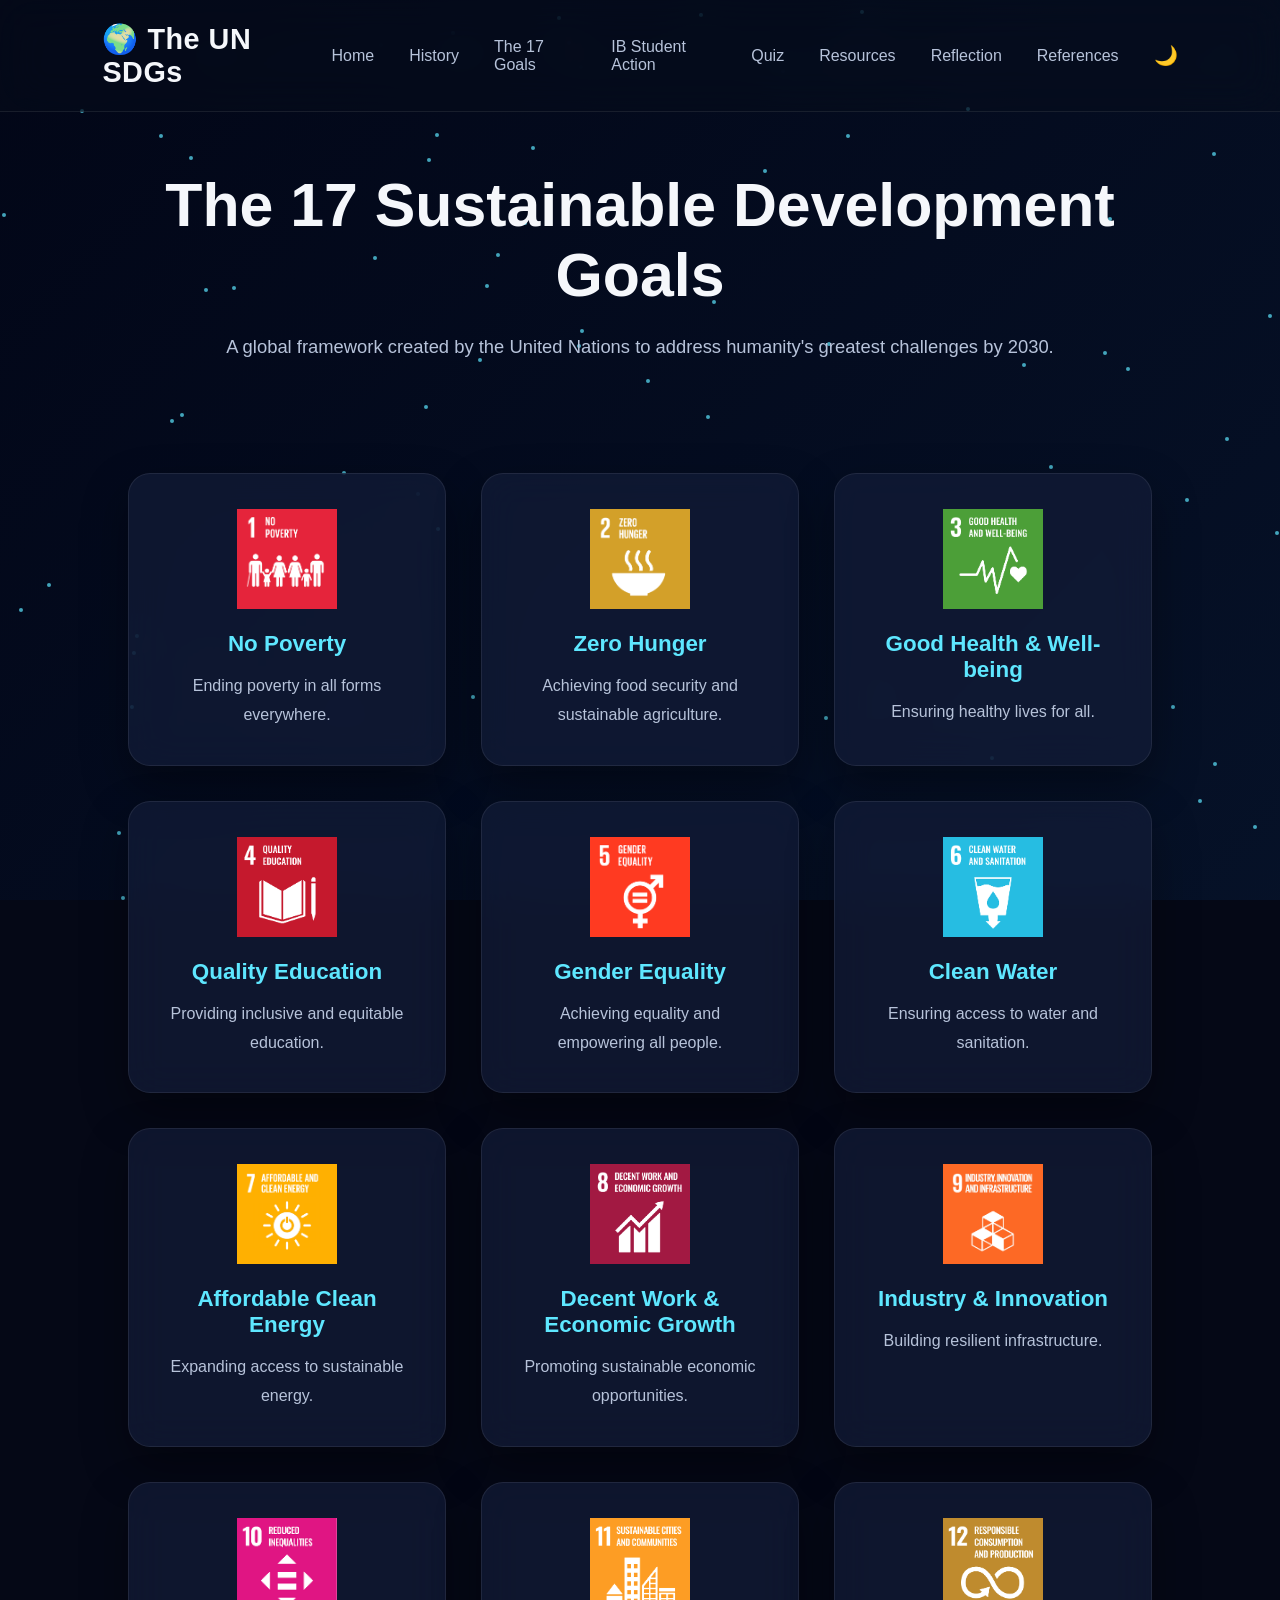
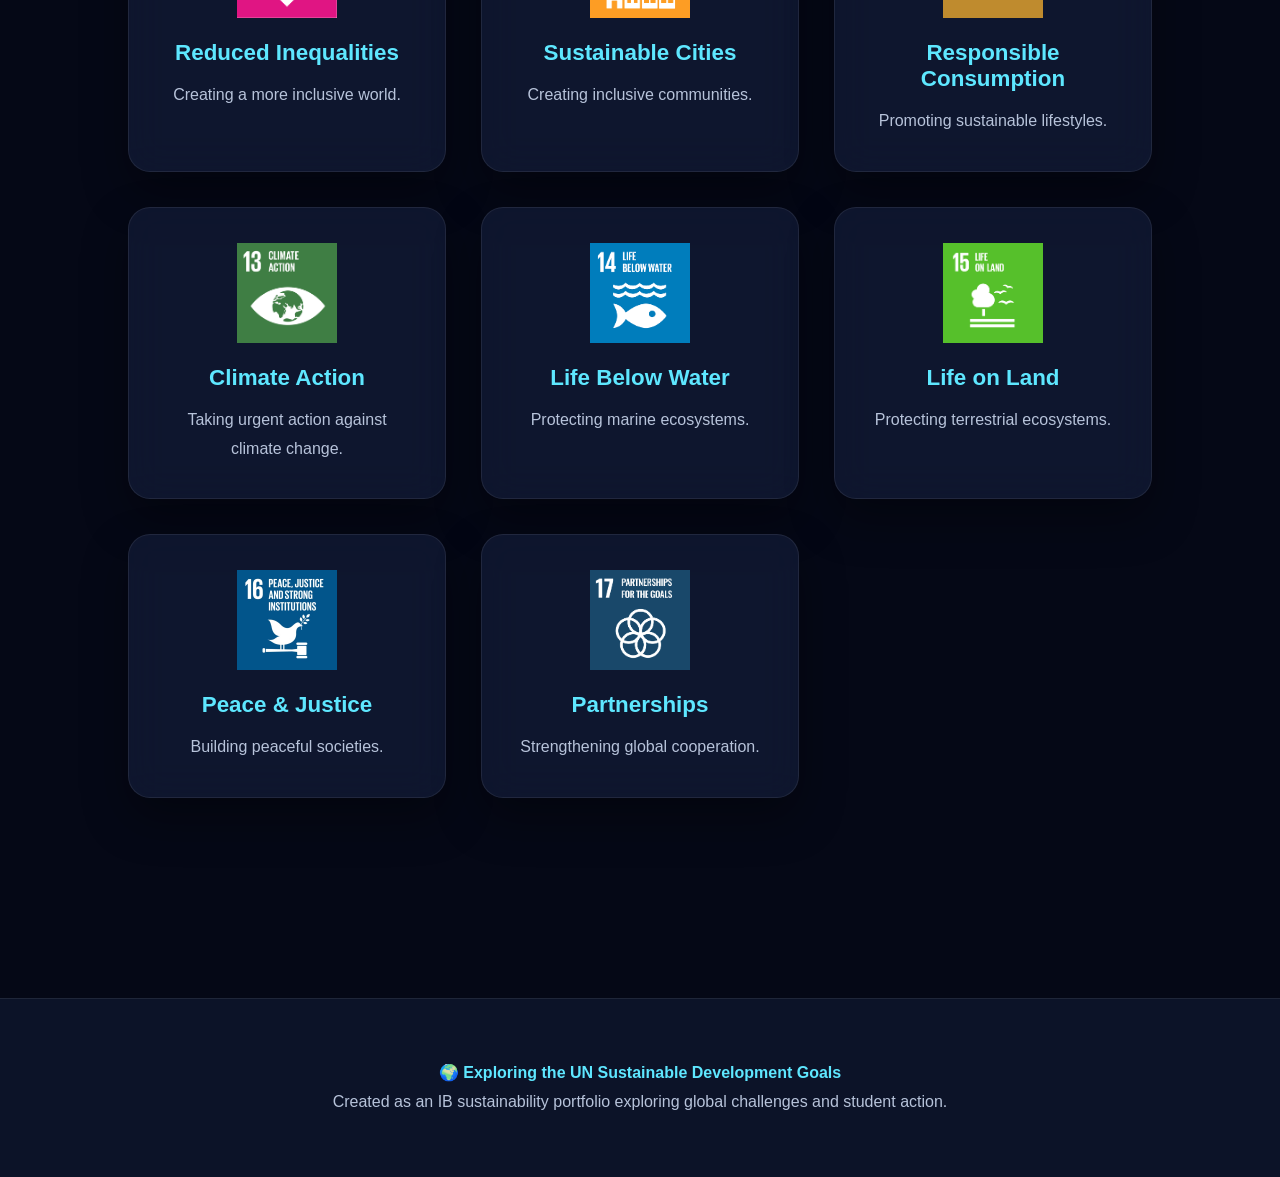
<file: goals.html>
<!DOCTYPE html>
<html lang="en">


<head>

<meta charset="UTF-8">

<meta name="viewport" content="width=device-width, initial-scale=1.0">


<title>
The 17 SDGs | Exploring the UN Sustainable Development Goals
</title>


<link rel="stylesheet" href="assets/css/style.css">

<link rel="stylesheet" href="assets/css/animations.css">

<link rel="stylesheet" href="assets/css/goals.css">


</head>



<body>


<div class="background"></div>



<header>

<nav>


<div class="logo">

🌍 The UN SDGs

</div>


<div class="menu-toggle">

☰

</div>


<ul class="nav-links">

<li><a href="index.html">Home</a></li>

<li><a href="history.html">History</a></li>

<li><a href="goals.html">The 17 Goals</a></li>

<li><a href="ib.html">IB Student Action</a></li>

<li><a href="quiz.html">Quiz</a></li>

<li><a href="resources.html">Resources</a></li>

<li><a href="reflection.html">Reflection</a></li>

<li><a href="references.html">References</a></li>


<li>

<button id="theme-toggle">

🌙

</button>

</li>


</ul>


</nav>

</header>







<section class="goals-hero">


<h1>

The 17 Sustainable Development Goals

</h1>


<p>

A global framework created by the United Nations to address humanity's greatest challenges by 2030.

</p>


</section>








<section class="sdg-grid">



<div class="sdg-card">

<img src="assets/images/sdg-icons/sdg1.png">

<h2>
No Poverty
</h2>

<p>
Ending poverty in all forms everywhere.
</p>

</div>





<div class="sdg-card">

<img src="assets/images/sdg-icons/sdg2.png">

<h2>
Zero Hunger
</h2>

<p>
Achieving food security and sustainable agriculture.
</p>

</div>





<div class="sdg-card">

<img src="assets/images/sdg-icons/sdg3.png">

<h2>
Good Health & Well-being
</h2>

<p>
Ensuring healthy lives for all.
</p>

</div>





<div class="sdg-card">

<img src="assets/images/sdg-icons/sdg4.png">

<h2>
Quality Education
</h2>

<p>
Providing inclusive and equitable education.
</p>

</div>





<div class="sdg-card">

<img src="assets/images/sdg-icons/sdg5.png">

<h2>
Gender Equality
</h2>

<p>
Achieving equality and empowering all people.
</p>

</div>





<div class="sdg-card">

<img src="assets/images/sdg-icons/sdg6.png">

<h2>
Clean Water
</h2>

<p>
Ensuring access to water and sanitation.
</p>

</div>





<div class="sdg-card">

<img src="assets/images/sdg-icons/sdg7.png">

<h2>
Affordable Clean Energy
</h2>

<p>
Expanding access to sustainable energy.
</p>

</div>





<div class="sdg-card">

<img src="assets/images/sdg-icons/sdg8.png">

<h2>
Decent Work & Economic Growth
</h2>

<p>
Promoting sustainable economic opportunities.
</p>

</div>





<div class="sdg-card">

<img src="assets/images/sdg-icons/sdg9.png">

<h2>
Industry & Innovation
</h2>

<p>
Building resilient infrastructure.
</p>

</div>





<div class="sdg-card">

<img src="assets/images/sdg-icons/sdg10.png">

<h2>
Reduced Inequalities
</h2>

<p>
Creating a more inclusive world.
</p>

</div>





<div class="sdg-card">

<img src="assets/images/sdg-icons/sdg11.png">

<h2>
Sustainable Cities
</h2>

<p>
Creating inclusive communities.
</p>

</div>





<div class="sdg-card">

<img src="assets/images/sdg-icons/sdg12.png">

<h2>
Responsible Consumption
</h2>

<p>
Promoting sustainable lifestyles.
</p>

</div>





<div class="sdg-card">

<img src="assets/images/sdg-icons/sdg13.png">

<h2>
Climate Action
</h2>

<p>
Taking urgent action against climate change.
</p>

</div>





<div class="sdg-card">

<img src="assets/images/sdg-icons/sdg14.png">

<h2>
Life Below Water
</h2>

<p>
Protecting marine ecosystems.
</p>

</div>





<div class="sdg-card">

<img src="assets/images/sdg-icons/sdg15.png">

<h2>
Life on Land
</h2>

<p>
Protecting terrestrial ecosystems.
</p>

</div>





<div class="sdg-card">

<img src="assets/images/sdg-icons/sdg16.png">

<h2>
Peace & Justice
</h2>

<p>
Building peaceful societies.
</p>

</div>





<div class="sdg-card">

<img src="assets/images/sdg-icons/sdg17.png">

<h2>
Partnerships
</h2>

<p>
Strengthening global cooperation.
</p>

</div>



</section>






<footer>

<p>

🌍 <strong>
Exploring the UN Sustainable Development Goals
</strong>

</p>


<p>

Created as an IB sustainability portfolio exploring global challenges and student action.

</p>


</footer>



<script src="assets/js/main.js"></script>

<script src="assets/js/particles.js"></script>


</body>

</html>
</file>
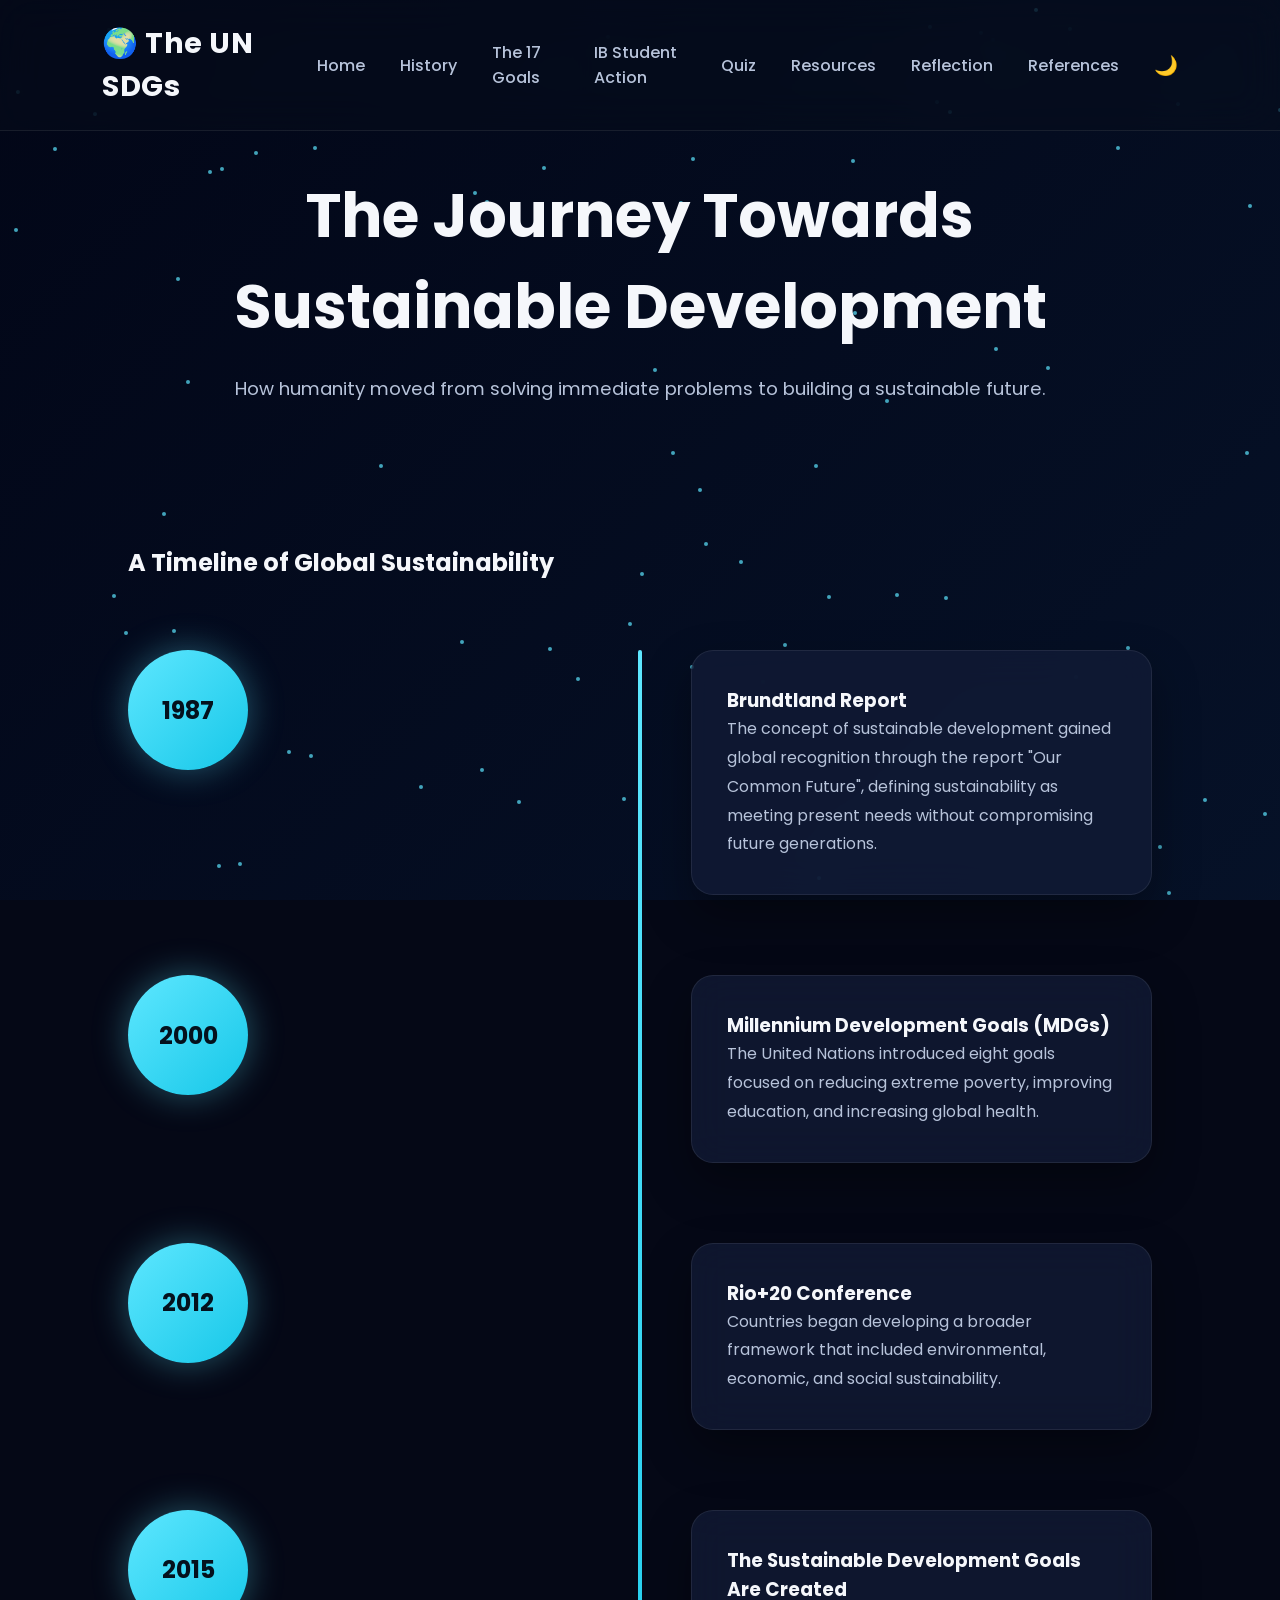
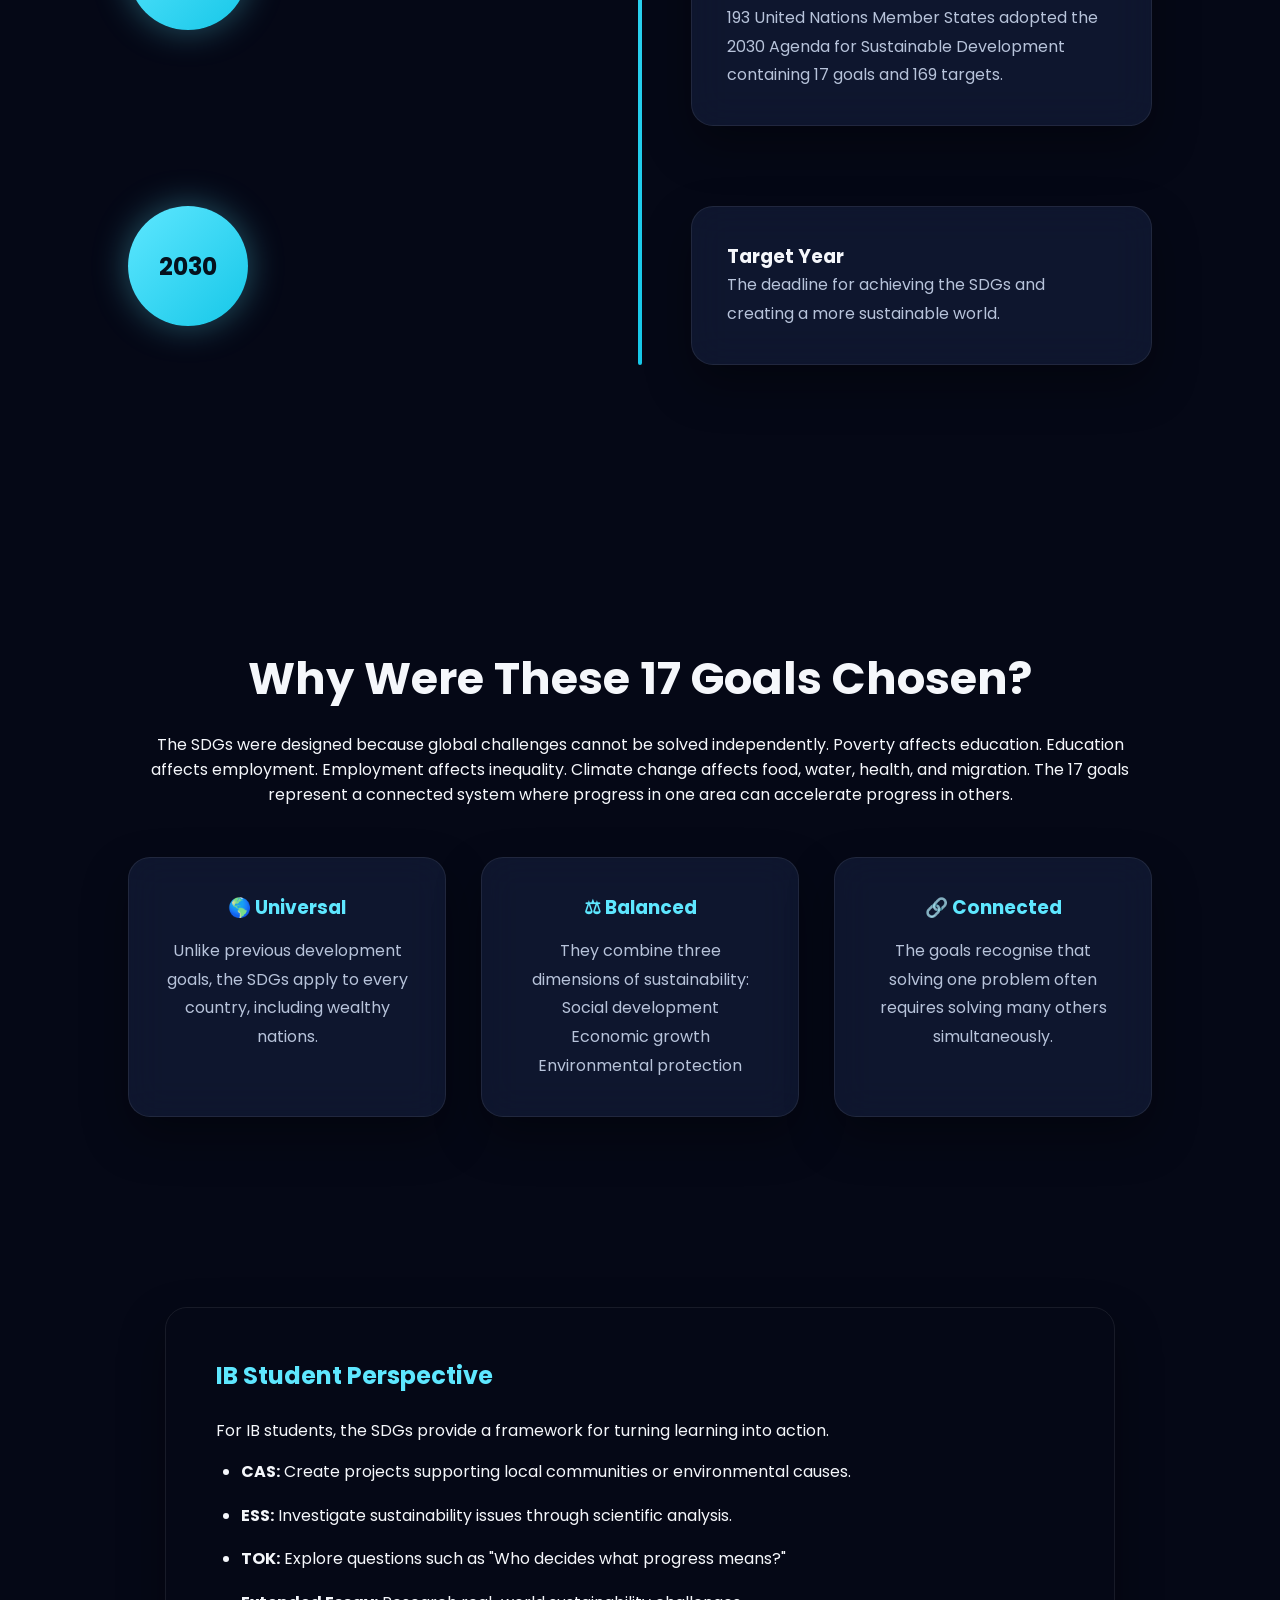
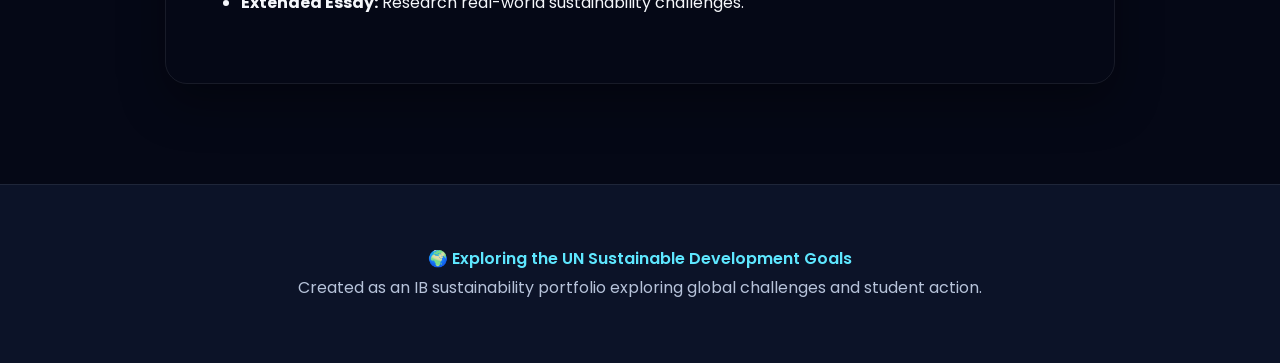
<file: history.html>
<!DOCTYPE html>
<html lang="en">

<head>

<meta charset="UTF-8">
<meta name="viewport" content="width=device-width, initial-scale=1.0">

<title>History of the SDGs | The UN SDGs</title>

<link rel="stylesheet" href="assets/css/style.css">
<link rel="stylesheet" href="assets/css/animations.css">
<link rel="stylesheet" href="assets/css/history.css">


<link href="https://fonts.googleapis.com/css2?family=Poppins:wght@300;400;700&display=swap" rel="stylesheet">


</head>


<body>


<div class="background"></div>


<header>

<nav>

<div class="logo">

🌍 The UN SDGs

</div>


<div class="menu-toggle">

☰

</div>


<ul class="nav-links">

<li>
<a href="index.html">
Home
</a>
</li>


<li>
<a href="history.html">
History
</a>
</li>


<li>
<a href="goals.html">
The 17 Goals
</a>
</li>


<li>
<a href="ib.html">
IB Student Action
</a>
</li>


<li>
<a href="quiz.html">
Quiz
</a>
</li>


<li>
<a href="resources.html">
Resources
</a>
</li>


<li>
<a href="reflection.html">
Reflection
</a>
</li>


<li>
<a href="references.html">
References
</a>
</li>


<li>

<button id="theme-toggle">

🌙

</button>

</li>


</ul>


</nav>

</header>




<section class="history-hero">


<h1>
The Journey Towards Sustainable Development
</h1>


<p>
How humanity moved from solving immediate problems to building a sustainable future.
</p>


</section>





<section class="timeline-section">


<h2>
A Timeline of Global Sustainability
</h2>



<div class="timeline">



<div class="timeline-item">

<div class="year">
1987
</div>


<div class="content">

<h3>
Brundtland Report
</h3>

<p>

The concept of sustainable development gained global recognition through the report
"Our Common Future", defining sustainability as meeting present needs without compromising future generations.

</p>

</div>

</div>





<div class="timeline-item">

<div class="year">
2000
</div>


<div class="content">

<h3>
Millennium Development Goals (MDGs)
</h3>


<p>

The United Nations introduced eight goals focused on reducing extreme poverty, improving education, and increasing global health.

</p>


</div>

</div>






<div class="timeline-item">


<div class="year">
2012
</div>


<div class="content">

<h3>
Rio+20 Conference
</h3>


<p>

Countries began developing a broader framework that included environmental, economic, and social sustainability.

</p>

</div>


</div>






<div class="timeline-item">


<div class="year">
2015
</div>


<div class="content">


<h3>
The Sustainable Development Goals Are Created
</h3>


<p>

193 United Nations Member States adopted the 2030 Agenda for Sustainable Development containing 17 goals and 169 targets.

</p>


</div>


</div>







<div class="timeline-item">


<div class="year">
2030
</div>


<div class="content">

<h3>
Target Year
</h3>


<p>

The deadline for achieving the SDGs and creating a more sustainable world.

</p>


</div>


</div>




</div>


</section>







<section class="why">


<h2>
Why Were These 17 Goals Chosen?
</h2>



<p>

The SDGs were designed because global challenges cannot be solved independently.

Poverty affects education. Education affects employment. Employment affects inequality. Climate change affects food, water, health, and migration.

The 17 goals represent a connected system where progress in one area can accelerate progress in others.

</p>




<div class="why-grid">



<div>

<h3>
🌎 Universal
</h3>

<p>

Unlike previous development goals, the SDGs apply to every country, including wealthy nations.

</p>

</div>



<div>

<h3>
⚖ Balanced
</h3>

<p>

They combine three dimensions of sustainability:

<br>
Social development
<br>
Economic growth
<br>
Environmental protection

</p>

</div>





<div>

<h3>
🔗 Connected
</h3>


<p>

The goals recognise that solving one problem often requires solving many others simultaneously.

</p>


</div>


</div>


</section>







<section class="ib-box">


<h2>
IB Student Perspective
</h2>



<p>

For IB students, the SDGs provide a framework for turning learning into action.

</p>



<ul>

<li>
<strong>CAS:</strong> Create projects supporting local communities or environmental causes.
</li>


<li>
<strong>ESS:</strong> Investigate sustainability issues through scientific analysis.
</li>


<li>
<strong>TOK:</strong> Explore questions such as "Who decides what progress means?"
</li>


<li>
<strong>Extended Essay:</strong> Research real-world sustainability challenges.
</li>


</ul>



</section>





<footer>

<p>

🌍 <strong>
Exploring the UN Sustainable Development Goals
</strong>

</p>


<p>

Created as an IB sustainability portfolio exploring global challenges and student action.

</p>


</footer>

<script src="assets/js/main.js"></script>

<script src="assets/js/particles.js"></script>

</body>

</html>
</file>
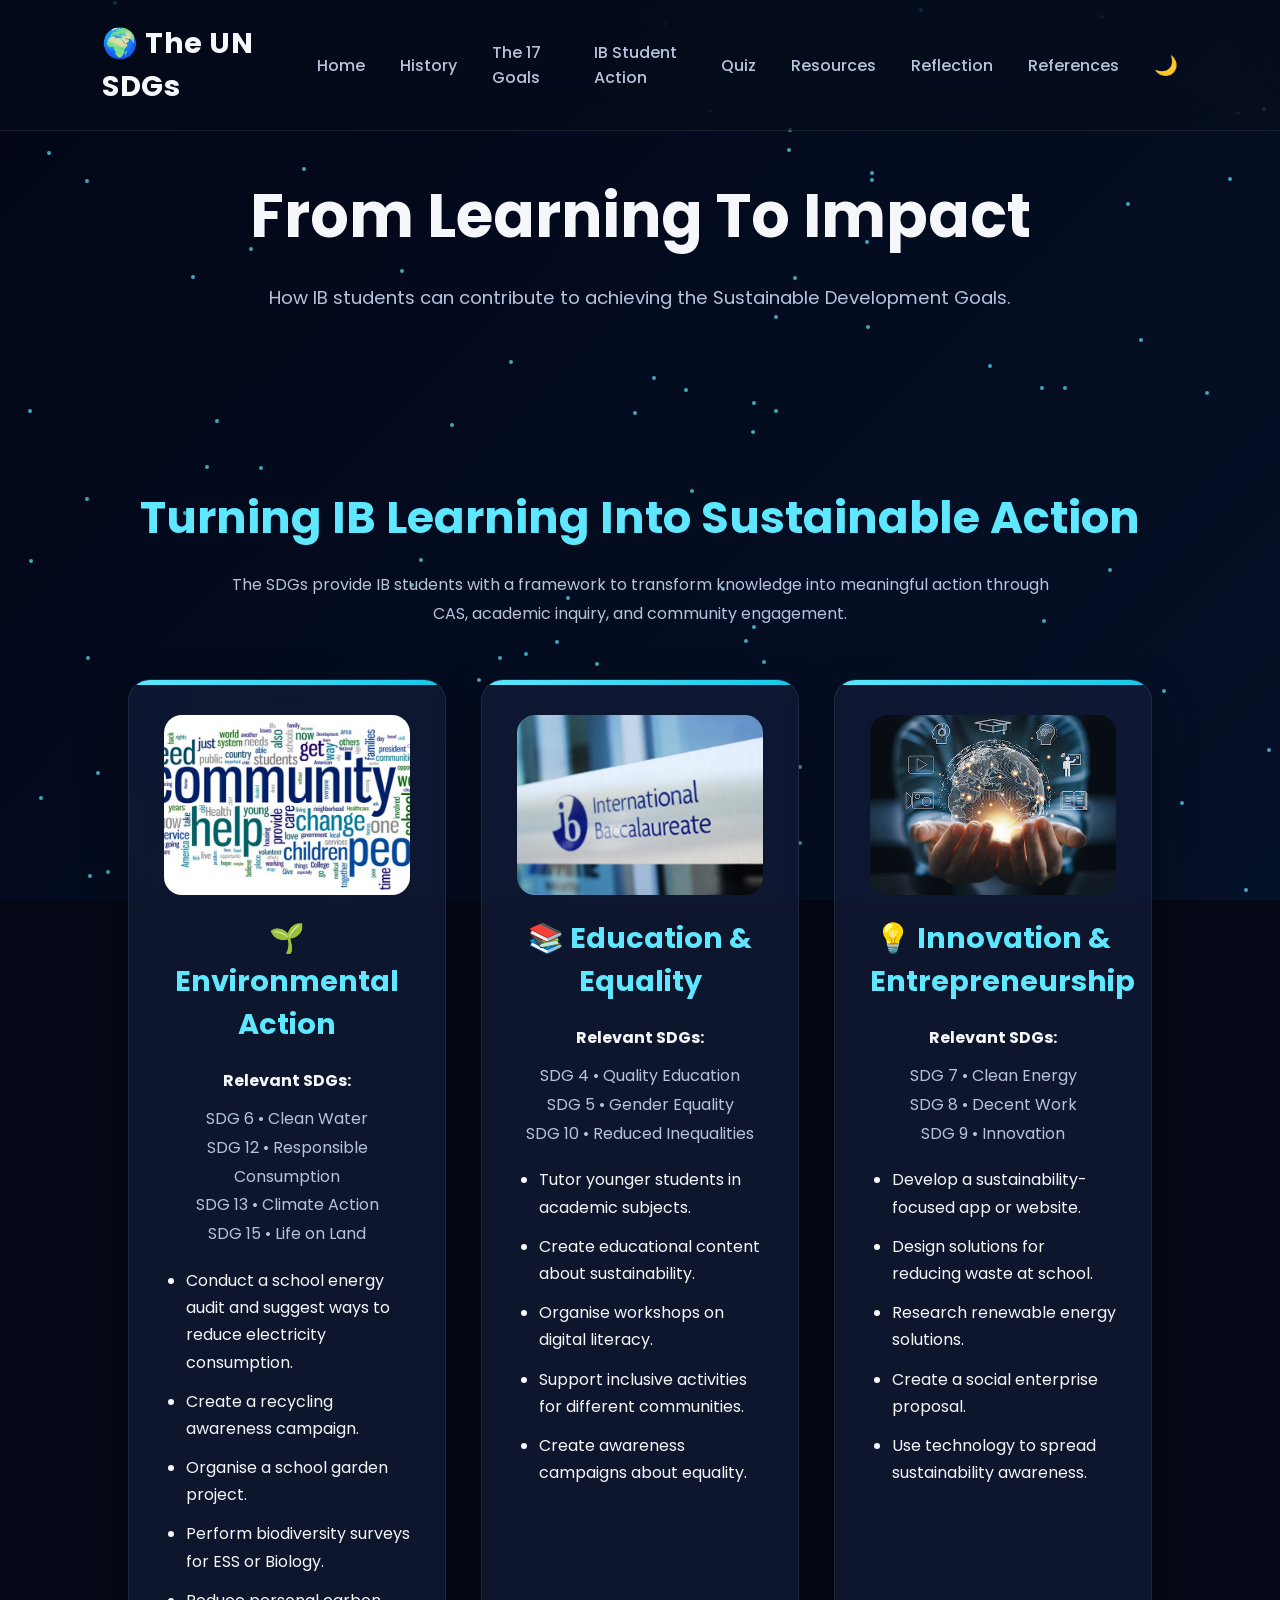
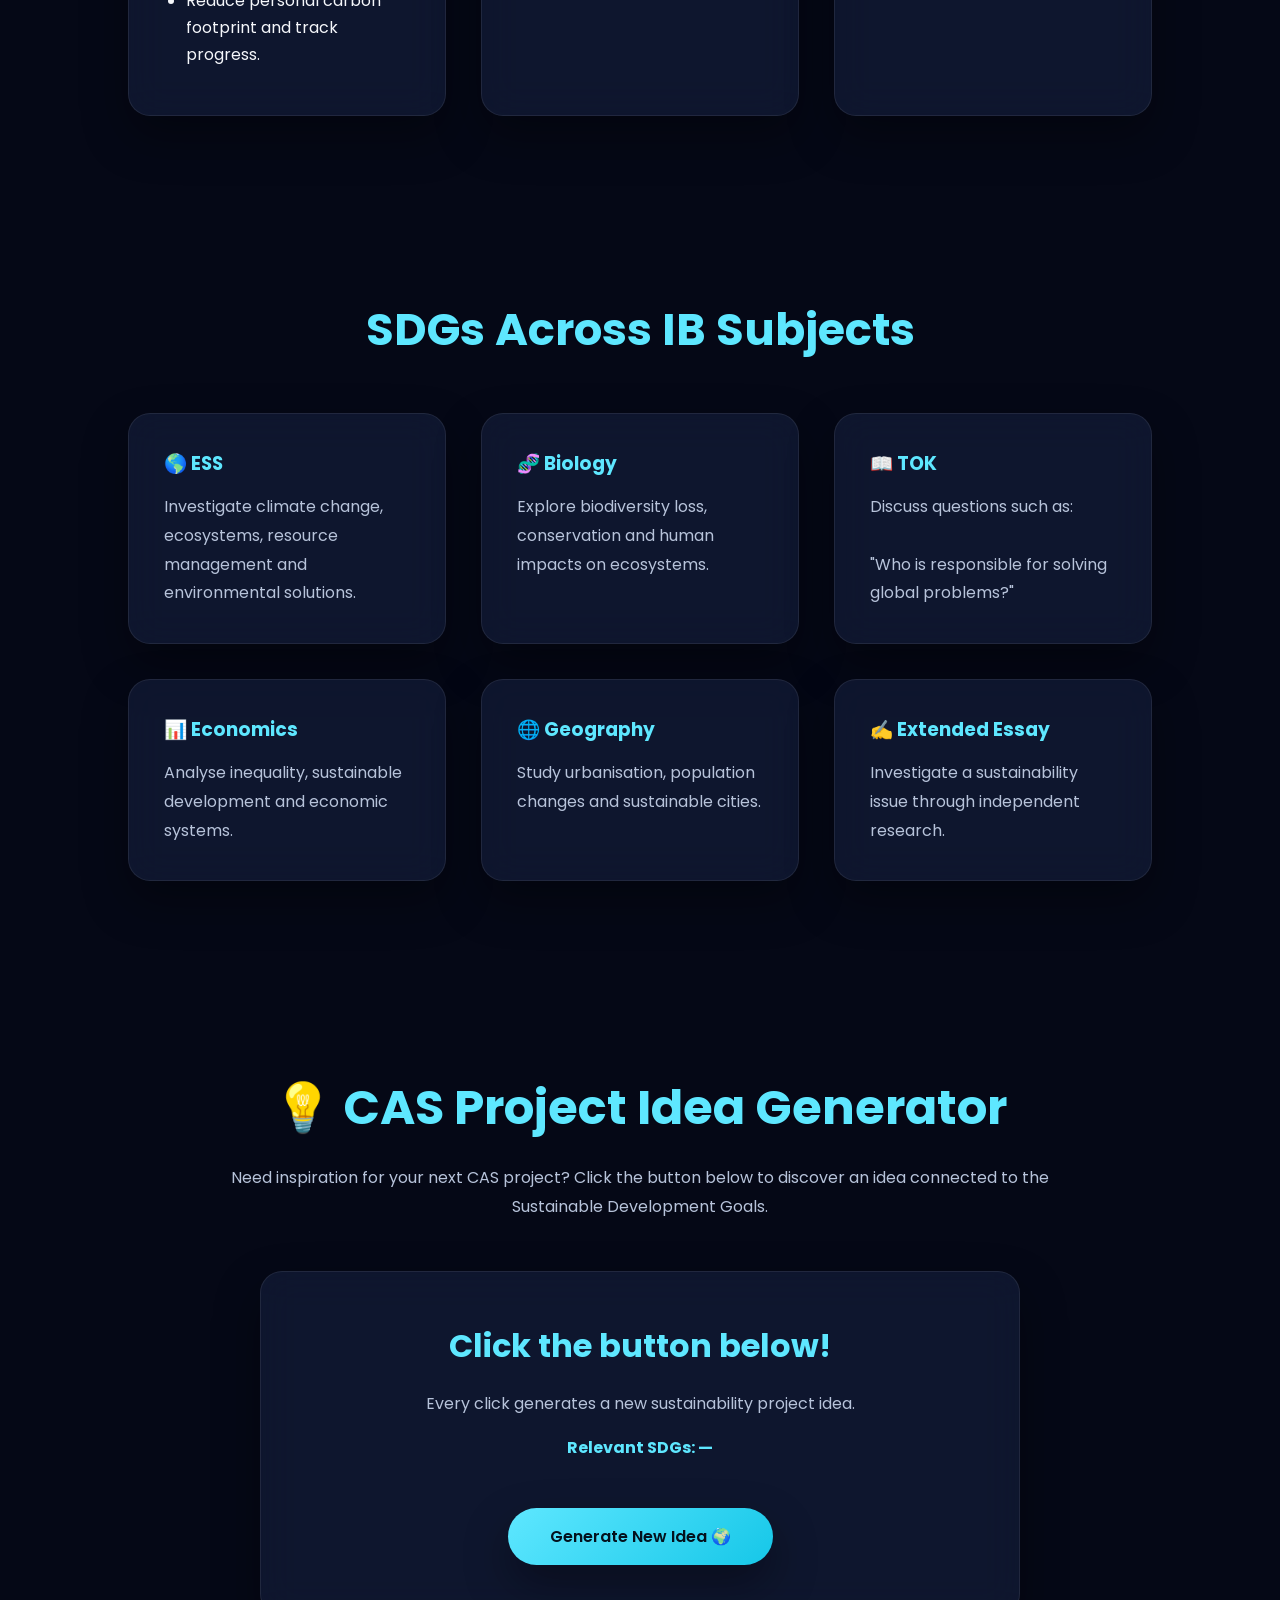
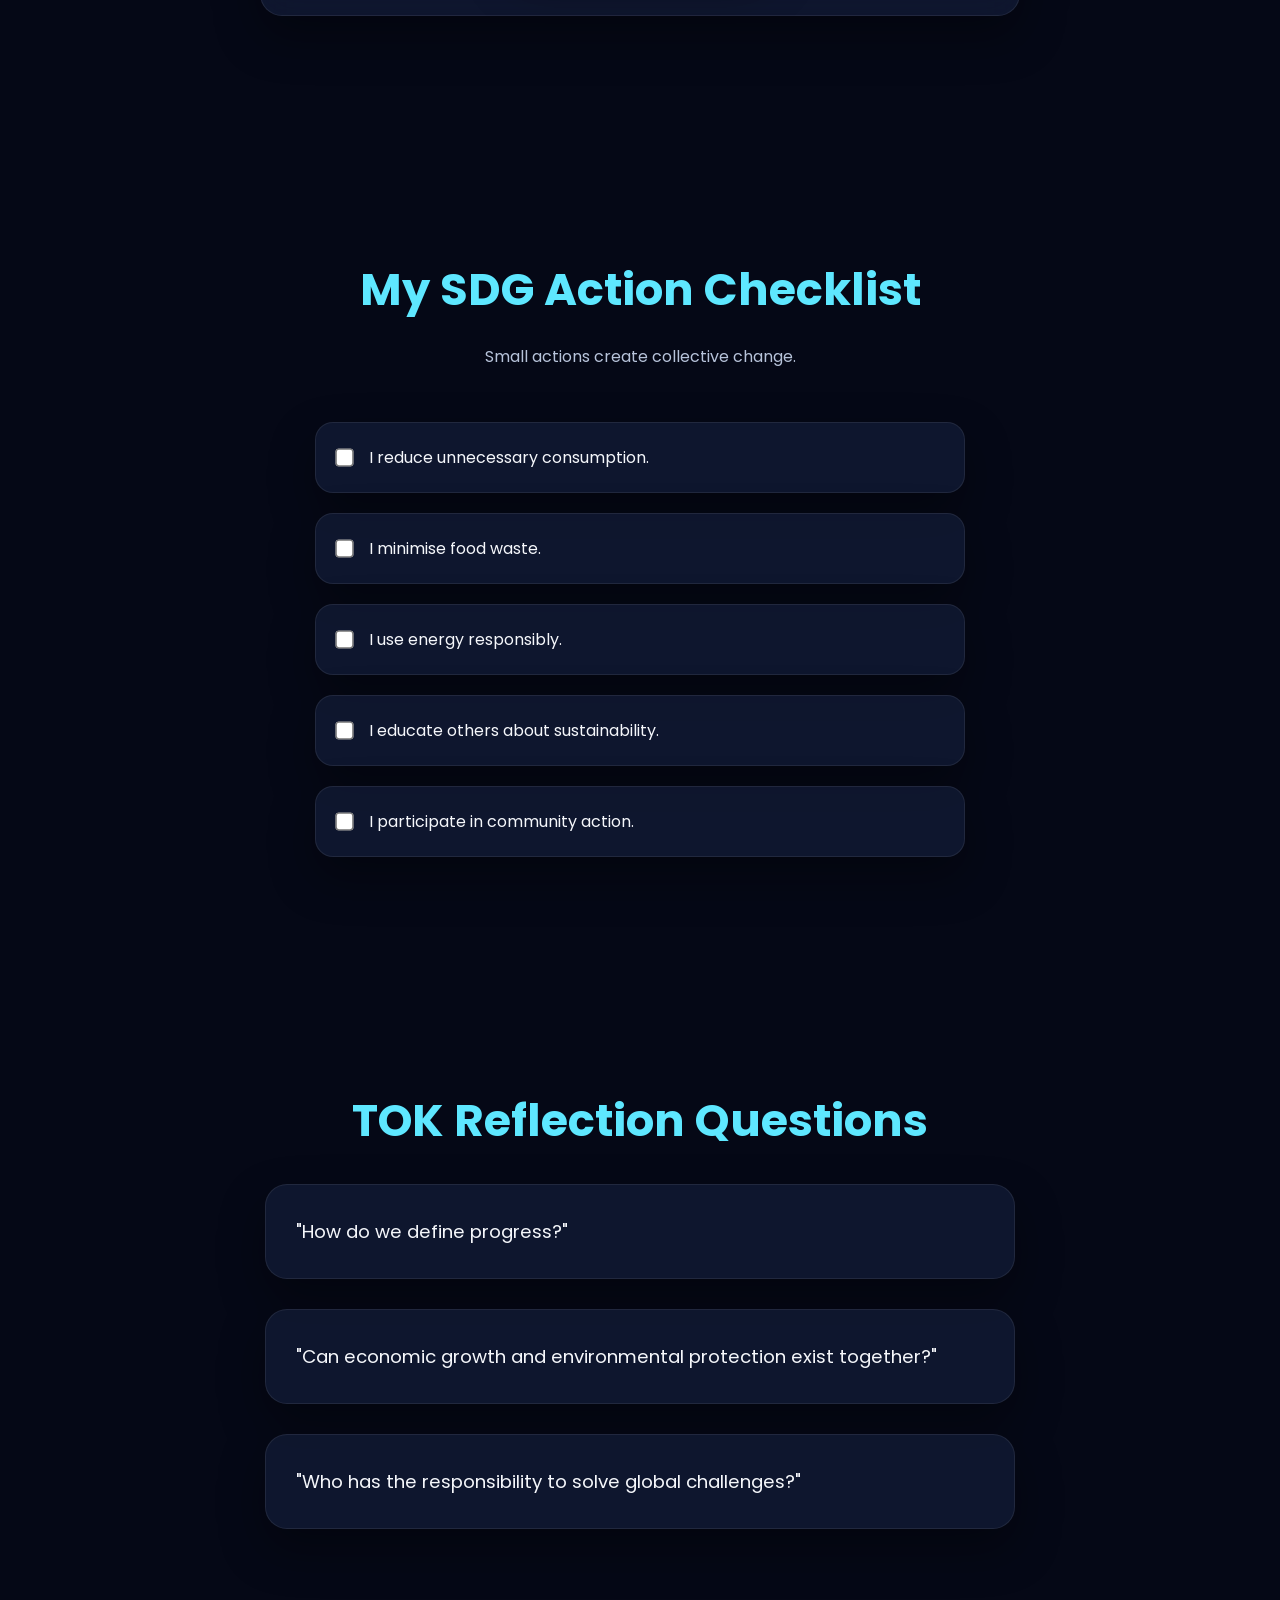
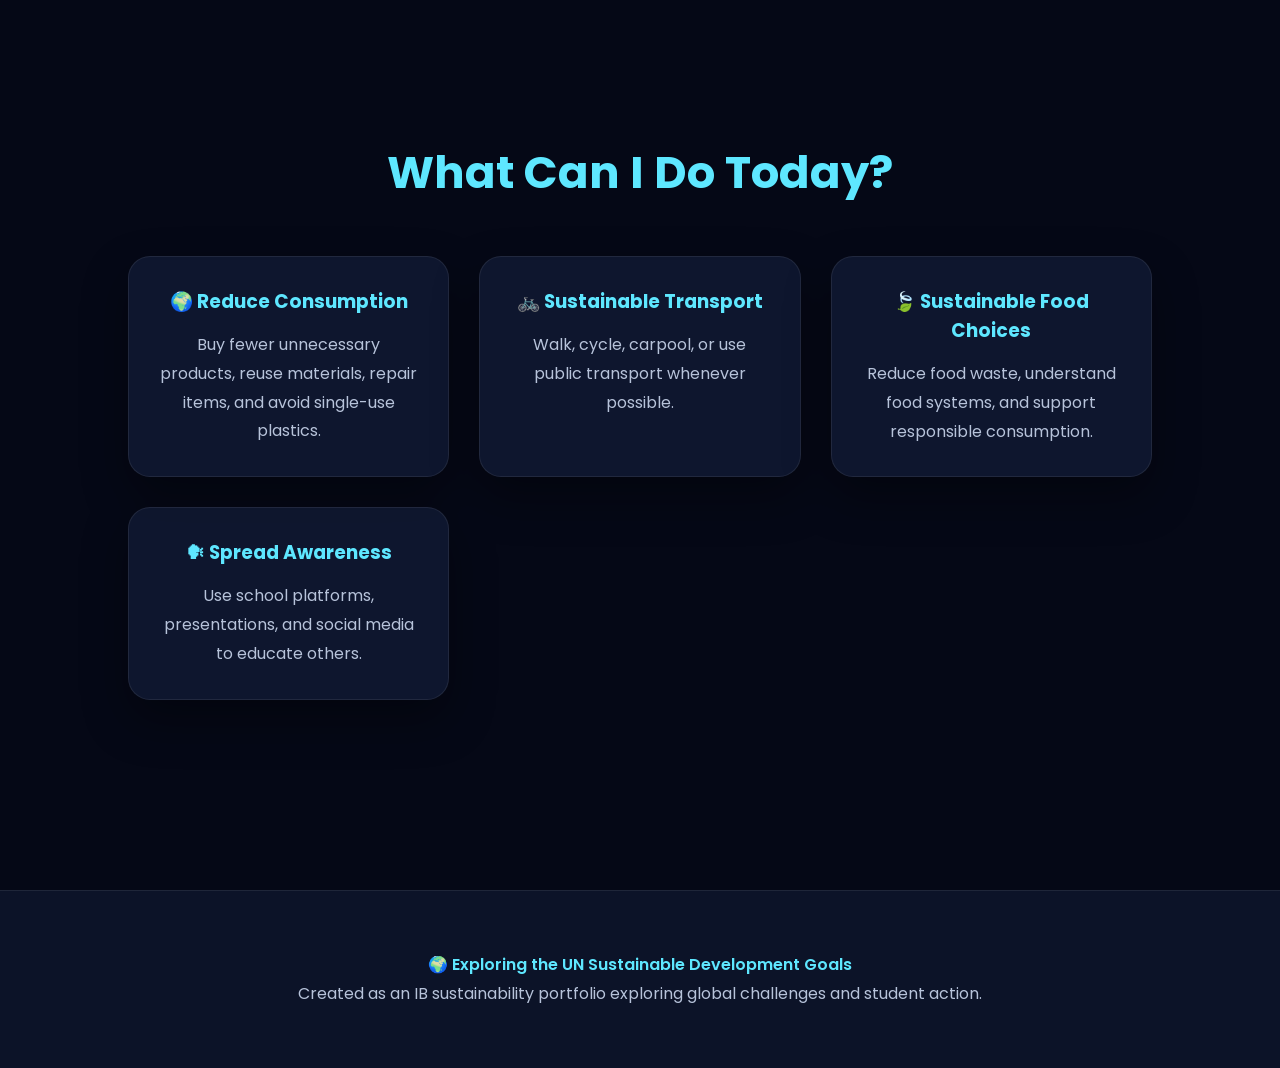
<file: ib.html>
<!DOCTYPE html>
<html lang="en">


<head>

<meta charset="UTF-8">
<meta name="viewport" content="width=device-width, initial-scale=1.0">


<title>IB Student Action Hub | The UN SDGs</title>


<link rel="stylesheet" href="assets/css/style.css">

<link rel="stylesheet" href="assets/css/animations.css">

<link rel="stylesheet" href="assets/css/ib.css">


<link href="https://fonts.googleapis.com/css2?family=Poppins:wght@300;400;700&display=swap" rel="stylesheet">


</head>



<body>


<div class="background"></div>



<header>

<nav>

<div class="logo">

🌍 The UN SDGs

</div>


<div class="menu-toggle">

☰

</div>


<ul class="nav-links">

<li>
<a href="index.html">
Home
</a>
</li>


<li>
<a href="history.html">
History
</a>
</li>


<li>
<a href="goals.html">
The 17 Goals
</a>
</li>


<li>
<a href="ib.html">
IB Student Action
</a>
</li>


<li>
<a href="quiz.html">
Quiz
</a>
</li>


<li>
<a href="resources.html">
Resources
</a>
</li>


<li>
<a href="reflection.html">
Reflection
</a>
</li>


<li>
<a href="references.html">
References
</a>
</li>


<li>

<button id="theme-toggle">

🌙

</button>

</li>


</ul>


</nav>

</header>





<section class="ib-hero">


<h1>
From Learning To Impact
</h1>


<p>

How IB students can contribute to achieving the Sustainable Development Goals.

</p>


</section>







<section class="cas">

<h2>
Turning IB Learning Into Sustainable Action
</h2>

<p>
The SDGs provide IB students with a framework to transform knowledge into meaningful action through CAS, academic inquiry, and community engagement.
</p>


<div class="action-grid">


<div class="action-card">

<img src="assets/images/sustainability/community.jpg">


<h3>
🌱 Environmental Action
</h3>

<h4>
Relevant SDGs:
</h4>

<p>
SDG 6 • Clean Water<br>
SDG 12 • Responsible Consumption<br>
SDG 13 • Climate Action<br>
SDG 15 • Life on Land
</p>


<ul>

<li>
Conduct a school energy audit and suggest ways to reduce electricity consumption.
</li>

<li>
Create a recycling awareness campaign.
</li>

<li>
Organise a school garden project.
</li>

<li>
Perform biodiversity surveys for ESS or Biology.
</li>

<li>
Reduce personal carbon footprint and track progress.
</li>

</ul>


</div>





<div class="action-card">

<img src="assets/images/sustainability/education.jpg">


<h3>
📚 Education & Equality
</h3>


<h4>
Relevant SDGs:
</h4>

<p>
SDG 4 • Quality Education<br>
SDG 5 • Gender Equality<br>
SDG 10 • Reduced Inequalities
</p>


<ul>

<li>
Tutor younger students in academic subjects.
</li>

<li>
Create educational content about sustainability.
</li>

<li>
Organise workshops on digital literacy.
</li>

<li>
Support inclusive activities for different communities.
</li>

<li>
Create awareness campaigns about equality.
</li>

</ul>


</div>







<div class="action-card">

<img src="assets/images/sustainability/innovation.jpg">


<h3>
💡 Innovation & Entrepreneurship
</h3>


<h4>
Relevant SDGs:
</h4>

<p>
SDG 7 • Clean Energy<br>
SDG 8 • Decent Work<br>
SDG 9 • Innovation
</p>


<ul>

<li>
Develop a sustainability-focused app or website.
</li>

<li>
Design solutions for reducing waste at school.
</li>

<li>
Research renewable energy solutions.
</li>

<li>
Create a social enterprise proposal.
</li>

<li>
Use technology to spread sustainability awareness.
</li>

</ul>


</div>




</div>


</section>









<section class="subjects">


<h2>
SDGs Across IB Subjects
</h2>



<div class="subject-grid">



<div>

<h3>
🌎 ESS
</h3>

<p>

Investigate climate change, ecosystems, resource management and environmental solutions.

</p>

</div>




<div>

<h3>
🧬 Biology
</h3>


<p>

Explore biodiversity loss, conservation and human impacts on ecosystems.

</p>

</div>




<div>

<h3>
📖 TOK
</h3>


<p>

Discuss questions such as:

<br><br>

"Who is responsible for solving global problems?"

</p>

</div>





<div>

<h3>
📊 Economics
</h3>


<p>

Analyse inequality, sustainable development and economic systems.

</p>

</div>





<div>

<h3>
🌐 Geography
</h3>


<p>

Study urbanisation, population changes and sustainable cities.

</p>

</div>





<div>

<h3>
✍ Extended Essay
</h3>


<p>

Investigate a sustainability issue through independent research.

</p>


</div>



</div>


</section>




<section class="idea-generator">

<h2>
💡 CAS Project Idea Generator
</h2>

<p>

Need inspiration for your next CAS project?

Click the button below to discover an idea connected to the Sustainable Development Goals.

</p>

<div class="idea-box">

<h3 id="idea-title">

Click the button below!

</h3>

<p id="idea-description">

Every click generates a new sustainability project idea.

</p>

<p id="idea-sdgs">

Relevant SDGs: —

</p>

<button id="generate-btn">

Generate New Idea 🌍

</button>

</div>

</section>



<section class="tracker">


<h2>
My SDG Action Checklist
</h2>


<p>
Small actions create collective change.
</p>



<div class="checklist">


<label>

<input type="checkbox">

I reduce unnecessary consumption.

</label>



<label>

<input type="checkbox">

I minimise food waste.

</label>



<label>

<input type="checkbox">

I use energy responsibly.

</label>



<label>

<input type="checkbox">

I educate others about sustainability.

</label>



<label>

<input type="checkbox">

I participate in community action.

</label>



</div>


</section>









<section class="tok">


<h2>
TOK Reflection Questions
</h2>



<div class="question">

"How do we define progress?"

</div>



<div class="question">

"Can economic growth and environmental protection exist together?"

</div>



<div class="question">

"Who has the responsibility to solve global challenges?"

</div>



</section>






<section class="sdg-actions">


<h2>
What Can I Do Today?
</h2>


<div class="action-list">


<div>
<h3>🌍 Reduce Consumption</h3>
<p>
Buy fewer unnecessary products, reuse materials, repair items, and avoid single-use plastics.
</p>
</div>


<div>
<h3>🚲 Sustainable Transport</h3>
<p>
Walk, cycle, carpool, or use public transport whenever possible.
</p>
</div>


<div>
<h3>🍃 Sustainable Food Choices</h3>
<p>
Reduce food waste, understand food systems, and support responsible consumption.
</p>
</div>


<div>
<h3>🗣 Spread Awareness</h3>
<p>
Use school platforms, presentations, and social media to educate others.
</p>
</div>


</div>


</section>

<footer>

<p>

🌍 <strong>
Exploring the UN Sustainable Development Goals
</strong>

</p>


<p>

Created as an IB sustainability portfolio exploring global challenges and student action.

</p>


</footer>

<script src="assets/js/main.js"></script>

<script src="assets/js/particles.js"></script>

<script src="assets/js/ib.js"></script>

</body>


</html>
</file>
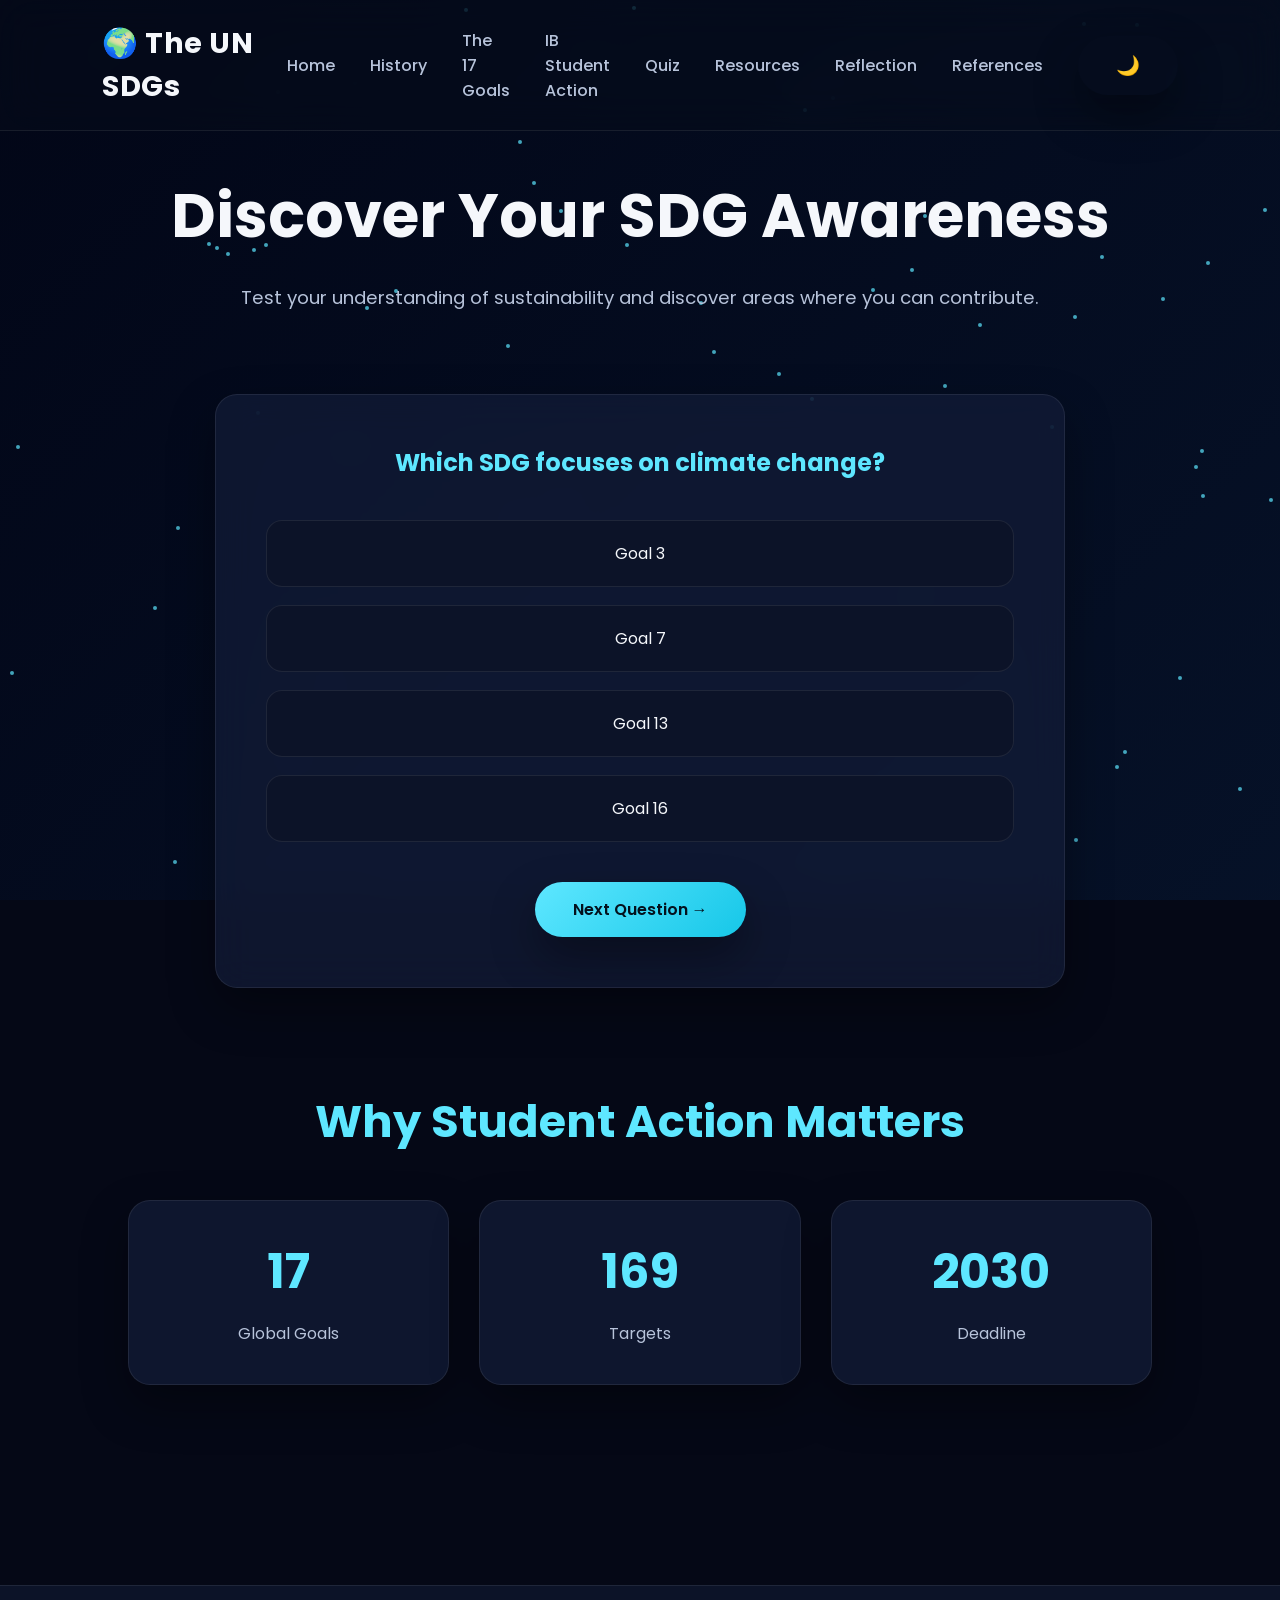
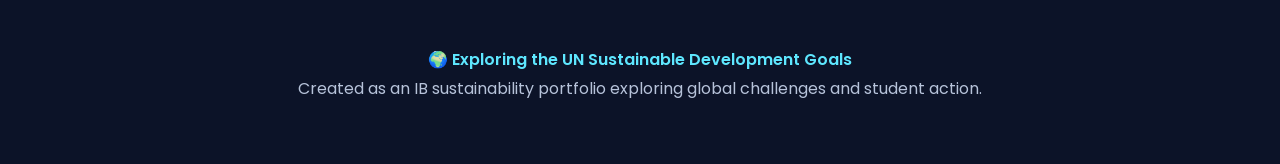
<file: quiz.html>
<!DOCTYPE html>
<html lang="en">

<head>

<meta charset="UTF-8">
<meta name="viewport" content="width=device-width, initial-scale=1.0">

<title>SDG Quiz | The UN SDGs</title>

<link rel="stylesheet" href="assets/css/style.css">
<link rel="stylesheet" href="assets/css/animations.css">
<link rel="stylesheet" href="assets/css/quiz.css">

<link href="https://fonts.googleapis.com/css2?family=Poppins:wght@300;400;700&display=swap" rel="stylesheet">

</head>


<body>


<div class="background"></div>


<header>

<nav>

<div class="logo">

🌍 The UN SDGs

</div>


<div class="menu-toggle">

☰

</div>


<ul class="nav-links">

<li>
<a href="index.html">
Home
</a>
</li>


<li>
<a href="history.html">
History
</a>
</li>


<li>
<a href="goals.html">
The 17 Goals
</a>
</li>


<li>
<a href="ib.html">
IB Student Action
</a>
</li>


<li>
<a href="quiz.html">
Quiz
</a>
</li>


<li>
<a href="resources.html">
Resources
</a>
</li>


<li>
<a href="reflection.html">
Reflection
</a>
</li>


<li>
<a href="references.html">
References
</a>
</li>


<li>

<button id="theme-toggle">

🌙

</button>

</li>


</ul>


</nav>

</header>



<section class="quiz-hero">

<h1>
Discover Your SDG Awareness
</h1>

<p>
Test your understanding of sustainability and discover areas where you can contribute.
</p>

</section>



<section class="quiz-container">


<div id="quizBox">


<h2 id="question"></h2>


<div id="answers"></div>


<button id="next">

Next Question →

</button>


</div>



<div id="result" class="hidden">


<h2>
Your SDG Profile
</h2>


<p id="score"></p>


<p id="message"></p>


<button onclick="location.reload()">

Try Again

</button>


</div>


</section>





<section class="stats">


<h2>
Why Student Action Matters
</h2>


<div class="stat-grid">


<div>

<h3>
17
</h3>

<p>
Global Goals
</p>

</div>



<div>

<h3>
169
</h3>

<p>
Targets
</p>

</div>



<div>

<h3>
2030
</h3>

<p>
Deadline
</p>

</div>



</div>


</section>



<footer>

<p>

🌍 <strong>
Exploring the UN Sustainable Development Goals
</strong>

</p>


<p>

Created as an IB sustainability portfolio exploring global challenges and student action.

</p>


</footer>



<script src="assets/js/main.js"></script>

<script src="assets/js/quiz.js"></script>

<script src="assets/js/particles.js"></script>

</body>

</html>
</file>
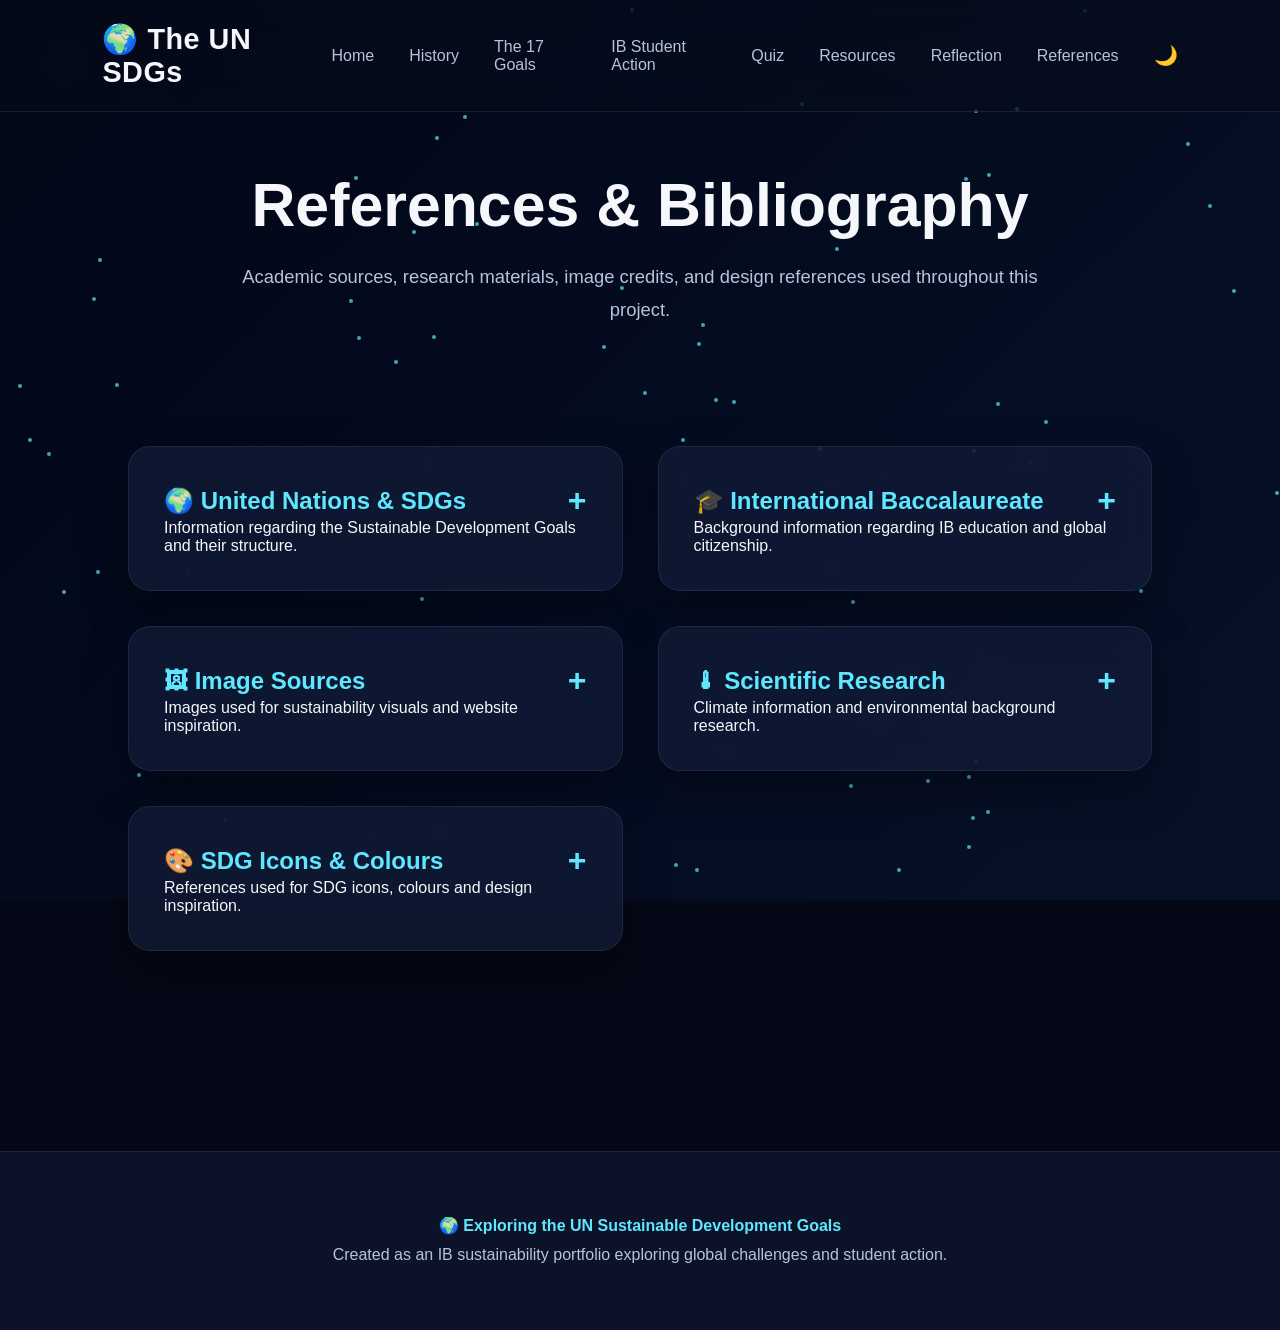
<file: references.html>
<!DOCTYPE html>
<html lang="en">

<head>


<meta charset="UTF-8">

<meta name="viewport" content="width=device-width, initial-scale=1.0">


<title>
References | Exploring the UN Sustainable Development Goals
</title>


<link rel="stylesheet" href="assets/css/style.css">

<link rel="stylesheet" href="assets/css/animations.css">

<link rel="stylesheet" href="assets/css/references.css">


</head>



<body>


<div class="background"></div>




<header>

<nav>


<div class="logo">

🌍 The UN SDGs

</div>



<div class="menu-toggle">

☰

</div>



<ul class="nav-links">


<li><a href="index.html">Home</a></li>

<li><a href="history.html">History</a></li>

<li><a href="goals.html">The 17 Goals</a></li>

<li><a href="ib.html">IB Student Action</a></li>

<li><a href="quiz.html">Quiz</a></li>

<li><a href="resources.html">Resources</a></li>

<li><a href="reflection.html">Reflection</a></li>

<li><a href="references.html">References</a></li>



<li>

<button id="theme-toggle">

🌙

</button>

</li>


</ul>


</nav>

</header>







<section class="reference-hero">


<h1>

References & Bibliography

</h1>


<p>

Academic sources, research materials, image credits, and design references used throughout this project.

</p>


</section>









<section class="reference-section">


<div class="reference-card">

<div class="reference-header">
<h2>🌍 United Nations & SDGs</h2>
<span class="toggle-icon">+</span>
</div>

<p>
Information regarding the Sustainable Development Goals and their structure.
</p>

<div class="reference-links">

<a href="https://www.un.org/sustainabledevelopment/news/communications-material/" target="_blank">
UN Communications Material
</a>

<a href="https://www.cfr.org/backgrounders/what-are-un-sustainable-development-goals" target="_blank">
Council on Foreign Relations
</a>

<a href="https://www.gavi.org/about-us/global-health-development/sustainable-development-goals?gad_source=1&gad_campaignid=12319817265&gbraid=0AAAAADibICPnSbmvGvvEMupwKA9-8KUR_&gclid=EAIaIQobChMIgN2gyr3HlQMVNiqDAx0k6A8uEAMYAiAAEgLXfPD_BwE" target="_blank">
GAVI
</a>

<a href="https://unric.org/en/united-nations-sustainable-development-goals/" target="_blank">
UNRIC
</a>

</div>

</div>



<div class="reference-card">

<div class="reference-header">
<h2>🎓 International Baccalaureate</h2>
<span class="toggle-icon">+</span>
</div>

<p>
Background information regarding IB education and global citizenship.
</p>

<div class="reference-links">

<a href="https://ibo.org/" target="_blank">
IBO Official Website
</a>

<a href="https://owis.org/sg/blog/international-baccalaureate-ib-schools/" target="_blank">
OWIS
</a>

<a href="https://www.acsindep.moe.edu.sg/the-acs-independent-experience/ibdp/" target="_blank">
ACS Independent
</a>

<a href="https://www.goodschoolsguide.co.uk/international/advice/the-international-baccalaureate-explained" target="_blank">
Good Schools Guide
</a>

</div>

</div>



<div class="reference-card">

<div class="reference-header">
<h2>🖼 Image Sources</h2>
<span class="toggle-icon">+</span>
</div>

<p>
Images used for sustainability visuals and website inspiration.
</p>

<div class="reference-links">

<a href="https://www.relocatemagazine.com/the-international-baccalaureate" target="_blank">Relocate Magazine</a>

<a href="https://www.pexels.com/search/?q=closest%20habitable%20planets%20to%20earth" target="_blank">Pexels</a>

<a href="https://www.britannica.com/science/climate-meteorology" target="_blank">Britannica</a>

<a href="https://medium.com/@bridgetkeaveney/what-constitutes-a-community-243c51e1a2af" target="_blank">Medium</a>

<a href="https://www.eschoolnews.com/it-leadership/2023/12/11/k-12-tech-innovation-news/" target="_blank">eSchool News</a>

<a href="https://www.suforall.org/en/post/meaning-colors-icons-sustainable-development-goals-sdgs" target="_blank">Sustainable Energy for All</a>

<a href="https://www.un.org/sustainabledevelopment/news/communications-material/" target="_blank">UN Communications Material</a>

</div>

</div>



<div class="reference-card">

<div class="reference-header">
<h2>🌡 Scientific Research</h2>
<span class="toggle-icon">+</span>
</div>

<p>
Climate information and environmental background research.
</p>

<div class="reference-links">

<a href="https://unstats.un.org/sdgs/report/2025/" target="_blank">UN SDG Report 2025</a>

<a href="https://www.weforum.org/stories/sustainable-development/sdg-progress-report-2025/" target="_blank">World Economic Forum</a>

<a href="https://indonesia.un.org/en/318915-sustainable-development-goals-report-2026" target="_blank">UN Indonesia</a>

<a href="https://www.waterdiplomat.org/story/2026/07/united-nations-publishes-2026-sdg-6-synthesis-report" target="_blank">The Water Diplomat</a>

<a href="https://turkiye.un.org/en/318920-shared-blueprint-peace%E2%80%99-development-goals-deliver-billions-challenges-remain" target="_blank">UN Türkiye</a>

<a href="https://press.un.org/en/2026/ecosoc7232.doc.htm" target="_blank">UN Press</a>

<a href="https://www.dw.com/en/sdgs-2030-can-we-still-reach-global-goals-of-zero-poverty-zero-hunger-clean-water/a-77863904" target="_blank">DW</a>

<a href="https://unece.org/media/Statistics/press/412532" target="_blank">UNECE</a>

<a href="https://www.investing.com/news/economy-news/world-must-close-4-trillion-annual-funding-gap-to-reach-development-goals-un-says-4779797" target="_blank">Investing.com</a>

<a href="https://www.unescap.org/news/88-sustainable-development-targets-will-not-be-met-asia-and-pacific-2030-new-un-report" target="_blank">UN ESCAP</a>

</div>

</div>



<div class="reference-card">

<div class="reference-header">
<h2>🎨 SDG Icons & Colours</h2>
<span class="toggle-icon">+</span>
</div>

<p>
References used for SDG icons, colours and design inspiration.
</p>

<div class="reference-links">

<a href="https://www.relocatemagazine.com/the-international-baccalaureate" target="_blank">Relocate Magazine</a>

<a href="https://www.pexels.com/search/?q=closest%20habitable%20planets%20to%20earth" target="_blank">Pexels</a>

<a href="https://www.britannica.com/science/climate-meteorology" target="_blank">Britannica</a>

<a href="https://medium.com/@bridgetkeaveney/what-constitutes-a-community-243c51e1a2af" target="_blank">Medium</a>

<a href="https://www.eschoolnews.com/it-leadership/2023/12/11/k-12-tech-innovation-news/" target="_blank">eSchool News</a>

<a href="https://www.suforall.org/en/post/meaning-colors-icons-sustainable-development-goals-sdgs" target="_blank">Sustainable Energy for All</a>

<a href="https://www.un.org/sustainabledevelopment/news/communications-material/" target="_blank">UN Communications Material</a>

</div>

</div>



</section>






<footer>

<p>

🌍 <strong>
Exploring the UN Sustainable Development Goals
</strong>

</p>


<p>

Created as an IB sustainability portfolio exploring global challenges and student action.

</p>


</footer>




<script src="assets/js/main.js"></script>

<script src="assets/js/particles.js"></script>

<script src="assets/js/references.js"></script>

</body>

</html>
</file>
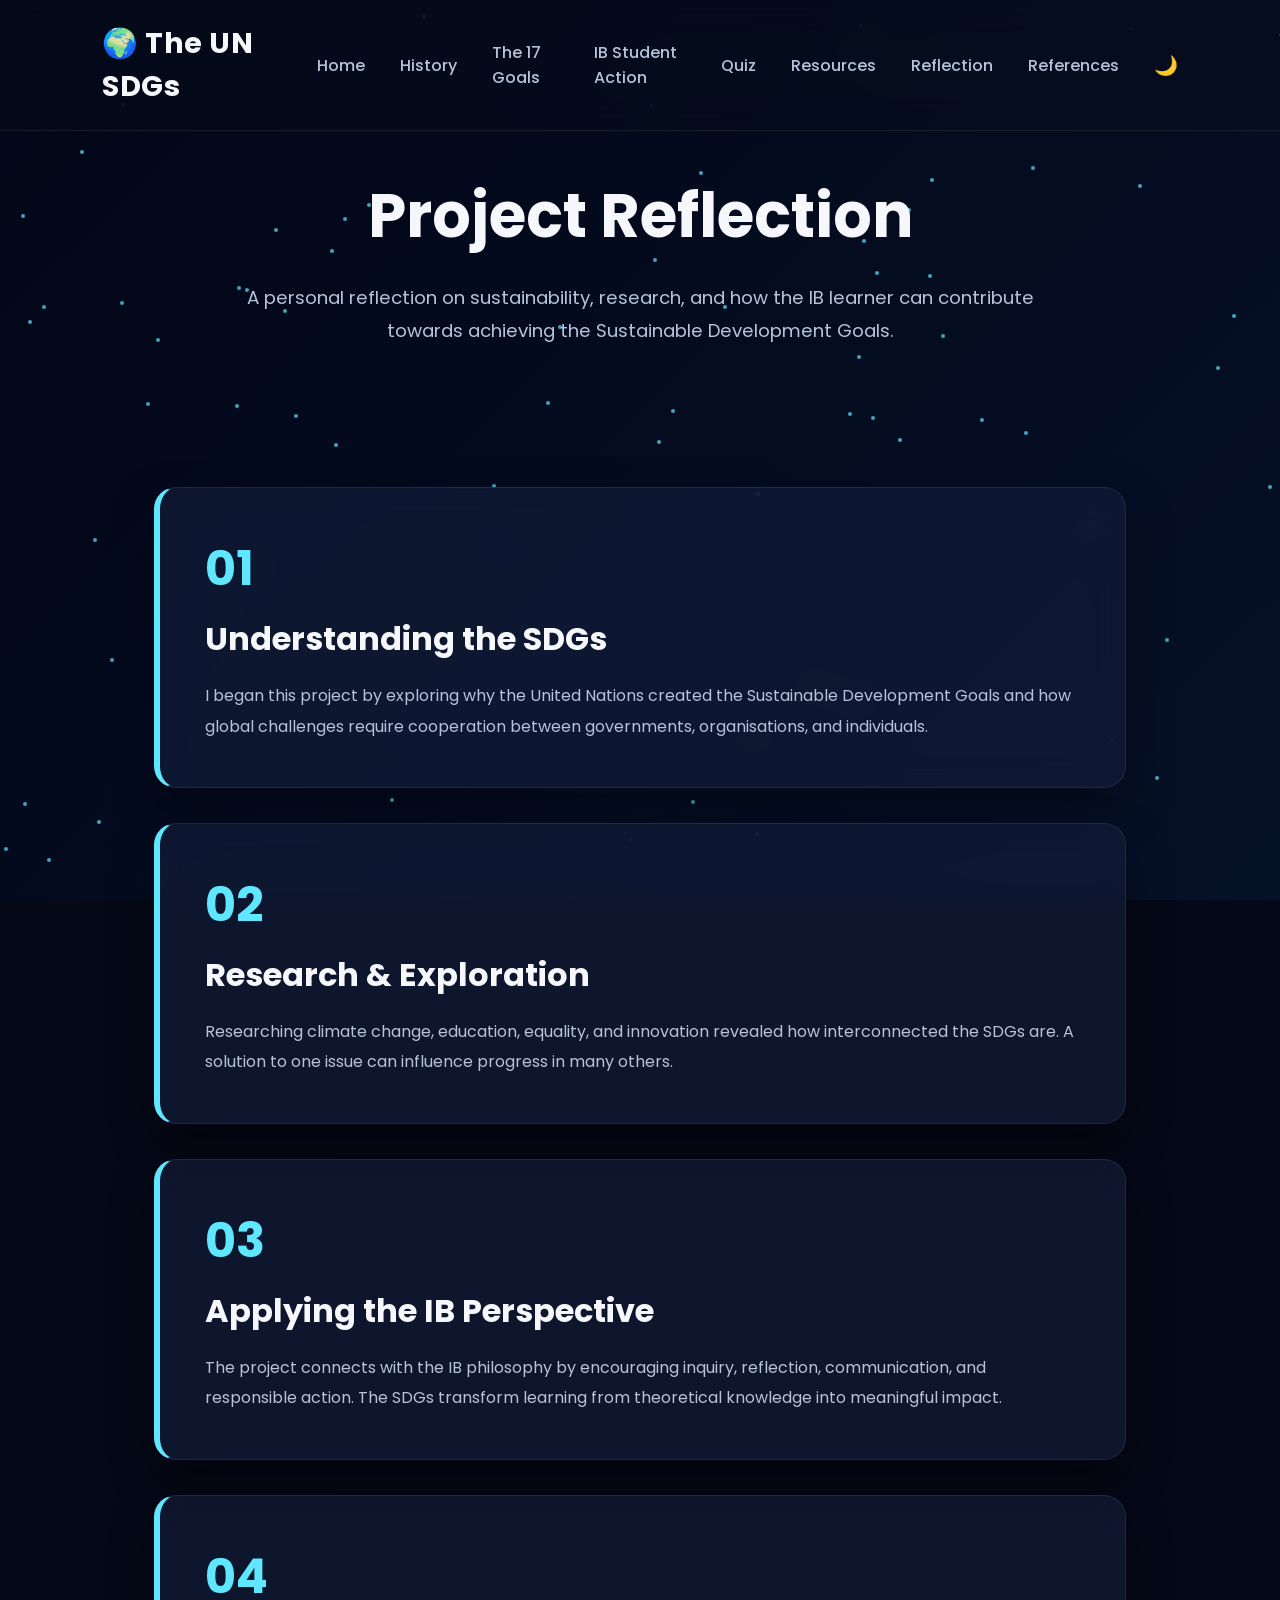
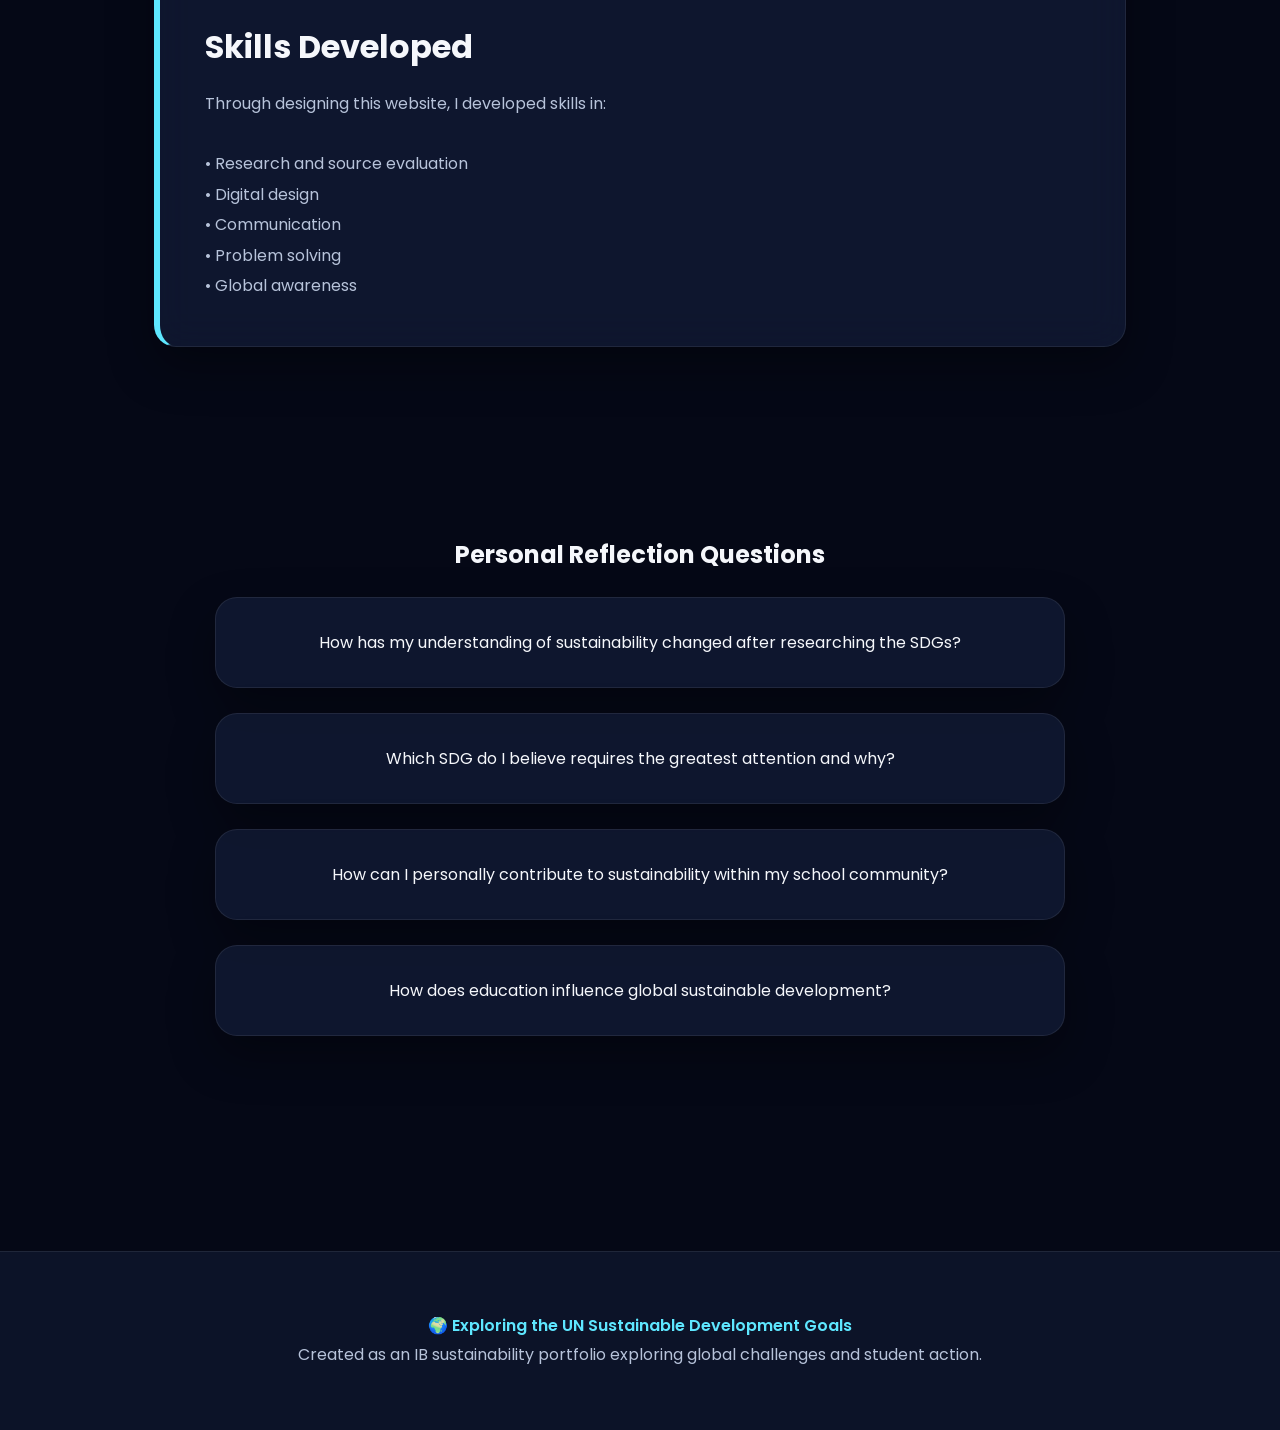
<file: reflection.html>
<!DOCTYPE html>
<html lang="en">

<head>

<meta charset="UTF-8">
<meta name="viewport" content="width=device-width, initial-scale=1.0">


<title>
Reflection | Exploring the UN Sustainable Development Goals
</title>


<link rel="stylesheet" href="assets/css/style.css">

<link rel="stylesheet" href="assets/css/animations.css">

<link rel="stylesheet" href="assets/css/reflection.css">


<link href="https://fonts.googleapis.com/css2?family=Poppins:wght@300;400;700&display=swap" rel="stylesheet">

</head>



<body>


<div class="background"></div>



<header>

<nav>


<div class="logo">

🌍 The UN SDGs

</div>


<div class="menu-toggle">

☰

</div>



<ul class="nav-links">


<li><a href="index.html">Home</a></li>

<li><a href="history.html">History</a></li>

<li><a href="goals.html">The 17 Goals</a></li>

<li><a href="ib.html">IB Student Action</a></li>

<li><a href="quiz.html">Quiz</a></li>

<li><a href="resources.html">Resources</a></li>

<li><a href="reflection.html">Reflection</a></li>

<li><a href="references.html">References</a></li>


<li>

<button id="theme-toggle">

🌙

</button>

</li>


</ul>


</nav>

</header>






<section class="reflection-hero">


<h1>
Project Reflection
</h1>


<p>

A personal reflection on sustainability, research, and how the IB learner can contribute towards achieving the Sustainable Development Goals.

</p>


</section>








<section class="journey">


<div class="journey-card">


<span>
01
</span>


<h2>
Understanding the SDGs
</h2>


<p>

I began this project by exploring why the United Nations created the Sustainable Development Goals and how global challenges require cooperation between governments, organisations, and individuals.

</p>


</div>





<div class="journey-card">


<span>
02
</span>


<h2>
Research & Exploration
</h2>


<p>

Researching climate change, education, equality, and innovation revealed how interconnected the SDGs are.

A solution to one issue can influence progress in many others.

</p>


</div>






<div class="journey-card">


<span>
03
</span>


<h2>
Applying the IB Perspective
</h2>


<p>

The project connects with the IB philosophy by encouraging inquiry, reflection, communication, and responsible action.

The SDGs transform learning from theoretical knowledge into meaningful impact.

</p>


</div>





<div class="journey-card">


<span>
04
</span>


<h2>
Skills Developed
</h2>


<p>

Through designing this website, I developed skills in:

<br><br>

• Research and source evaluation

<br>

• Digital design

<br>

• Communication

<br>

• Problem solving

<br>

• Global awareness

</p>


</div>



</section>









<section class="reflection-box">


<h2>
Personal Reflection Questions
</h2>



<div class="question-card">

How has my understanding of sustainability changed after researching the SDGs?

</div>



<div class="question-card">

Which SDG do I believe requires the greatest attention and why?

</div>



<div class="question-card">

How can I personally contribute to sustainability within my school community?

</div>



<div class="question-card">

How does education influence global sustainable development?

</div>



</section>







<footer>

<p>

🌍 <strong>
Exploring the UN Sustainable Development Goals
</strong>

</p>


<p>

Created as an IB sustainability portfolio exploring global challenges and student action.

</p>


</footer>




<script src="assets/js/main.js"></script>

<script src="assets/js/particles.js"></script>


</body>

</html>
</file>
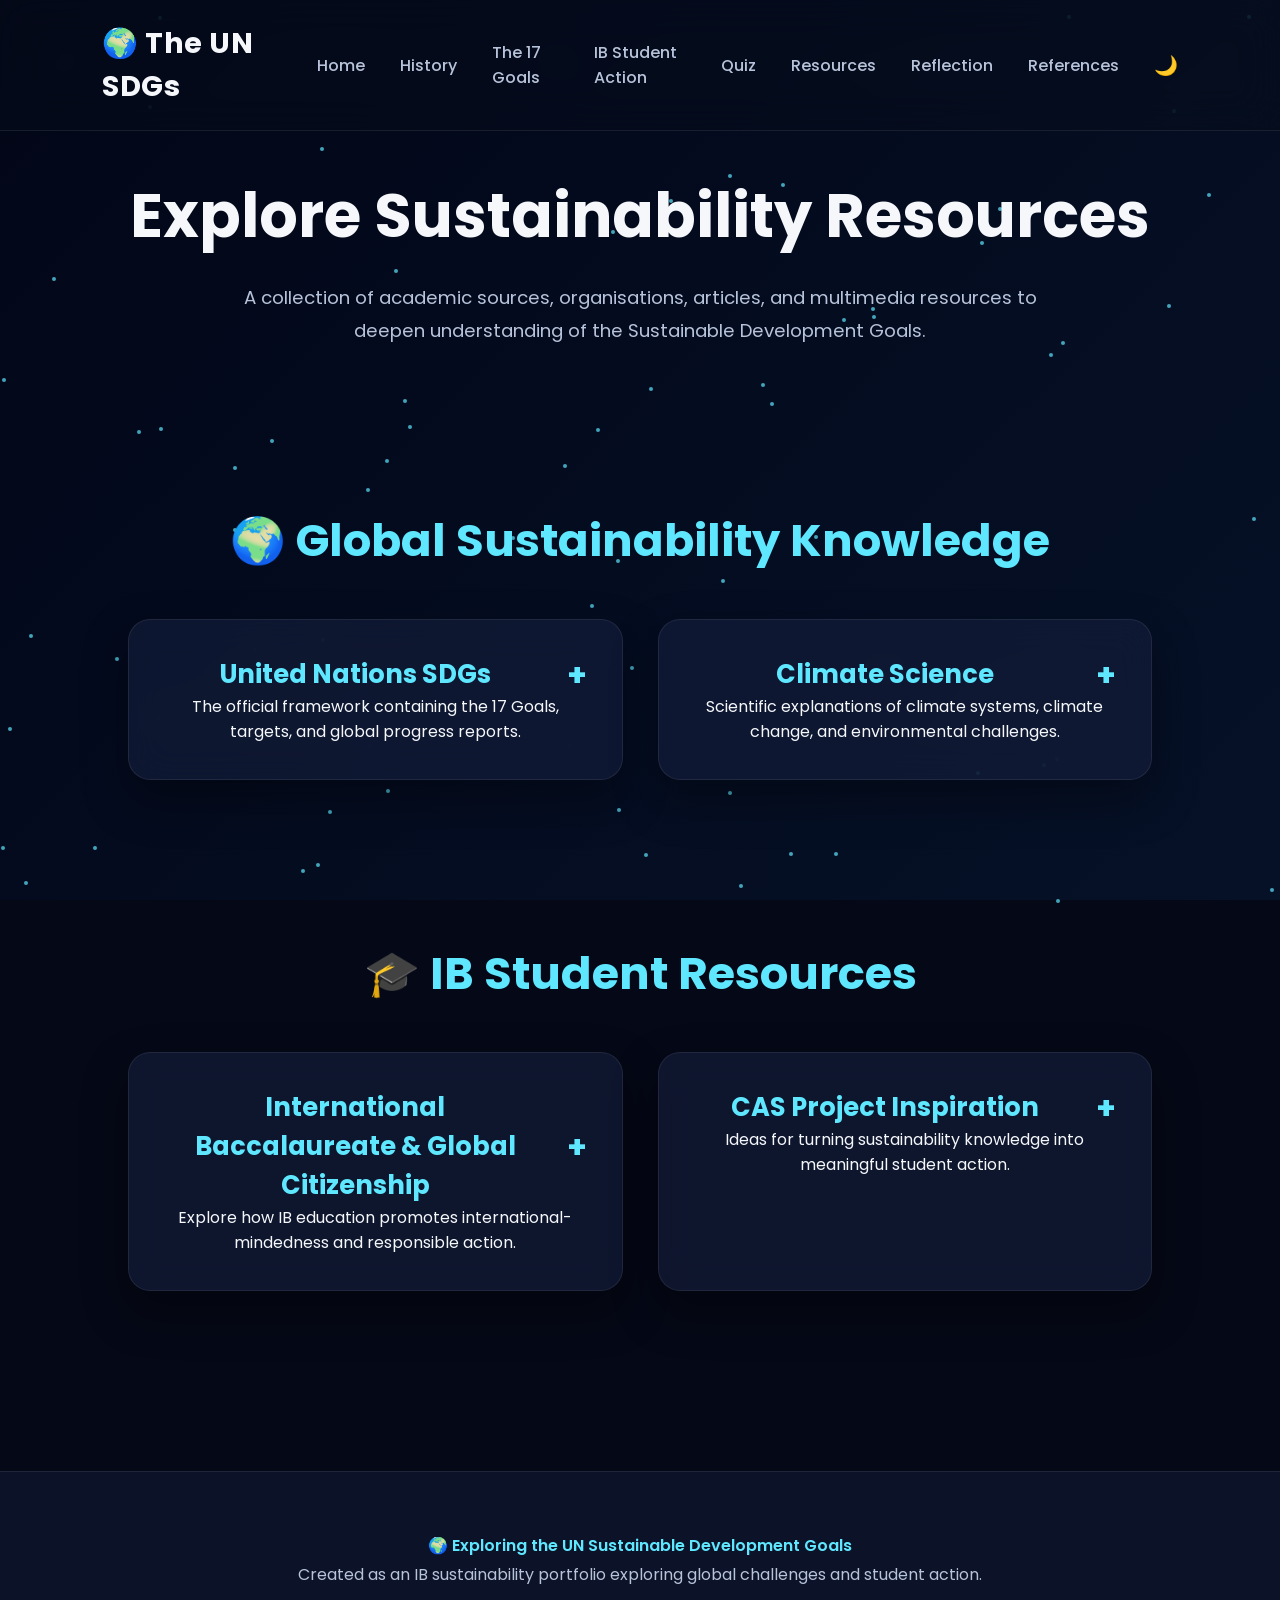
<file: resources.html>
<!DOCTYPE html>
<html lang="en">

<head>

<meta charset="UTF-8">
<meta name="viewport" content="width=device-width, initial-scale=1.0">

<title>
Resources | Exploring the UN Sustainable Development Goals
</title>


<link rel="stylesheet" href="assets/css/style.css">
<link rel="stylesheet" href="assets/css/animations.css">
<link rel="stylesheet" href="assets/css/resources.css">


<link href="https://fonts.googleapis.com/css2?family=Poppins:wght@300;400;700&display=swap" rel="stylesheet">

</head>



<body>


<div class="background"></div>



<header>

<nav>

<div class="logo">

🌍 The UN SDGs

</div>


<div class="menu-toggle">

☰

</div>


<ul class="nav-links">


<li><a href="index.html">Home</a></li>

<li><a href="history.html">History</a></li>

<li><a href="goals.html">The 17 Goals</a></li>

<li><a href="ib.html">IB Student Action</a></li>

<li><a href="quiz.html">Quiz</a></li>

<li><a href="resources.html">Resources</a></li>

<li><a href="reflection.html">Reflection</a></li>

<li><a href="references.html">References</a></li>


<li>

<button id="theme-toggle">
🌙
</button>

</li>


</ul>

</nav>

</header>





<section class="resource-hero">


<h1>
Explore Sustainability Resources
</h1>


<p>
A collection of academic sources, organisations, articles, and multimedia resources to deepen understanding of the Sustainable Development Goals.
</p>


</section>







<section class="resource-section">


<h2>
🌍 Global Sustainability Knowledge
</h2>


<div class="resource-grid">



<div class="resource-card">

<div class="resource-header">

<h3>United Nations SDGs</h3>

<span class="toggle-icon">+</span>

</div>

<p>

The official framework containing the 17 Goals, targets, and global progress reports.

</p>

<div class="resource-links">

<a href="https://sdgs.un.org/goals" target="_blank">

Visit Official SDG Website →

</a>

</div>

</div>





<div class="resource-card">

<div class="resource-header">

<h3>Climate Science</h3>

<span class="toggle-icon">+</span>

</div>

<p>

Scientific explanations of climate systems, climate change, and environmental challenges.

</p>

<div class="resource-links">

<a href="https://www.epa.gov/climatechange-science/basics-climate-change" target="_blank">

Explore Climate Science →

</a>

</div>

</div>



</div>

</section>







<section class="resource-section">


<h2>
🎓 IB Student Resources
</h2>


<div class="resource-grid">


<div class="resource-card">

<div class="resource-header">

<h3>International Baccalaureate & Global Citizenship</h3>

<span class="toggle-icon">+</span>

</div>

<p>

Explore how IB education promotes international-mindedness and responsible action.

</p>

<div class="resource-links">

<a href="https://ibo.org/" target="_blank">

Visit the IB Website →

</a>

</div>

</div>





<div class="resource-card">

<div class="resource-header">

<h3>CAS Project Inspiration</h3>

<span class="toggle-icon">+</span>

</div>

<p>

Ideas for turning sustainability knowledge into meaningful student action.

</p>

<div class="resource-links">

<a href="https://www.oecd.org/en/publications/understanding-sustainability-initiatives_8f8a3d7f-en.html" target="_blank">

OECD Sustainability Initiatives →

</a>

</div>

</div>


</div>

</section>
















<footer>

<p>

🌍 <strong>
Exploring the UN Sustainable Development Goals
</strong>

</p>


<p>

Created as an IB sustainability portfolio exploring global challenges and student action.

</p>


</footer>



<script src="assets/js/main.js"></script>

<script src="assets/js/particles.js"></script>

<script src="assets/js/resources.js"></script>

</body>


</html>
</file>
<file: assets/css/style.css>
*{

margin:0;

padding:0;

box-sizing:border-box;

}

:root{

--bg:#050816;

--surface:#0c1328;

--surface-light:#13203d;

--card:rgba(18,29,56,.72);

--card-hover:rgba(24,38,70,.82);

--card-border:rgba(255,255,255,.08);

--text:#f5f7fb;

--text-muted:#b7c3da;

--accent:#5ee7ff;

--accent-dark:#16c7e8;

--accent-text:#04111d;

--shadow:0 20px 45px rgba(0,0,0,.35);

--glow:0 0 35px rgba(94,231,255,.35);

--radius:22px;

--background:

linear-gradient(

135deg,

#020617,

#07152d,

#0b2145,

#05101f

);

}

body.light{

--bg:#f4f9ff;

--surface:#ffffff;

--surface-light:#eef7ff;

--card:rgba(255,255,255,.95);

--card-hover:#ffffff;

--card-border:#d8e7f7;

--text:#172033;

--text-muted:#607089;

--accent:#1d8fff;

--accent-dark:#006fd6;

--accent-text:#ffffff;

--shadow:0 18px 40px rgba(0,70,140,.10);

--glow:0 0 30px rgba(29,143,255,.20);

--background:

linear-gradient(

135deg,

#f7fbff,

#edf6ff,

#e7f2ff,

#f9fcff

);

}

html{

scroll-behavior:smooth;

}

body{

font-family:"Poppins",sans-serif;

background:var(--bg);

color:var(--text);

overflow-x:hidden;

transition:

background .35s,

color .35s;

}

.background{

position:fixed;

inset:0;

background:var(--background);

background-size:400% 400%;

z-index:-10;

animation:gradient 15s ease infinite;

}

nav{

position:fixed;

top:0;

left:0;

width:100%;

display:flex;

justify-content:space-between;

align-items:center;

padding:22px 8%;

background:rgba(8,14,28,.45);

backdrop-filter:blur(20px);

-webkit-backdrop-filter:blur(20px);

border-bottom:1px solid var(--card-border);

z-index:1000;

transition:.35s;

}

body.light nav{

background:rgba(255,255,255,.82);

}

nav.scrolled{

padding:18px 8%;

background:rgba(5,10,22,.88);

box-shadow:var(--shadow);

}

body.light nav.scrolled{

background:rgba(255,255,255,.96);

}

.logo{

font-size:1.8rem;

font-weight:700;

letter-spacing:.5px;

color:var(--text);

}

nav ul{

display:flex;

align-items:center;

gap:35px;

list-style:none;

}

nav a{

position:relative;

text-decoration:none;

color:var(--text-muted);

font-weight:500;

transition:.3s;

}

nav a:hover{

color:var(--accent);

}

nav a::after{

content:"";

position:absolute;

left:0;

bottom:-8px;

width:0;

height:2px;

background:var(--accent);

transition:.3s;

}

nav a:hover::after{

width:100%;

}

.menu-toggle{

display:none;

font-size:1.8rem;

cursor:pointer;

color:var(--text);

}

#theme-toggle{

border:none;

background:transparent;

color:var(--text);

font-size:1.2rem;

cursor:pointer;

transition:.3s;

}

#theme-toggle:hover{

color:var(--accent);

transform:rotate(15deg);

}

.hero{

position:relative;

display:flex;

justify-content:center;

align-items:center;

min-height:100vh;

padding:120px 8% 80px;

text-align:center;

background:

linear-gradient(

rgba(3,10,25,.55),

rgba(3,10,25,.75)

),

url("../images/hero/earth.jpg");

background-size:cover;

background-position:center;

overflow:hidden;

}

body.light .hero{

background:

linear-gradient(

rgba(245,250,255,.60),

rgba(230,242,255,.75)

),

url("../images/hero/earth.jpg");

background-size:cover;

background-position:center;

}

.hero-content{

max-width:900px;

z-index:2;

}

.hero h1{

font-size:4.2rem;

line-height:1.15;

margin-bottom:25px;

}

.hero span{

color:var(--accent);

}

.hero p{

font-size:1.15rem;

line-height:1.8;

color:var(--text-muted);

max-width:760px;

margin:auto;

}

.hero-buttons{

display:flex;

justify-content:center;

gap:20px;

margin-top:45px;

flex-wrap:wrap;

}

.btn{

display:inline-flex;

align-items:center;

justify-content:center;

padding:16px 38px;

border:none;

border-radius:999px;

background:linear-gradient(

135deg,

var(--accent),

var(--accent-dark)

);

color:var(--accent-text);

font-weight:600;

font-size:1rem;

text-decoration:none;

box-shadow:var(--shadow);

transition:.35s;

}

.btn:hover{

transform:translateY(-6px);

box-shadow:var(--glow);

}

.secondary{

background:transparent;

color:var(--text);

border:2px solid var(--accent);

box-shadow:none;

}

.secondary:hover{

background:var(--accent);

color:var(--accent-text);

}

.intro{

padding:120px 10%;

text-align:center;

}

.intro h2{

font-size:2.8rem;

margin-bottom:20px;

}

.intro p{

max-width:800px;

margin:auto;

line-height:1.8;

color:var(--text-muted);

}

.cards{

display:grid;

grid-template-columns:

repeat(auto-fit,minmax(300px,1fr));

gap:35px;

margin-top:70px;

}

.card{

background:var(--card);

border:1px solid var(--card-border);

border-radius:var(--radius);

padding:40px;

backdrop-filter:blur(18px);

-webkit-backdrop-filter:blur(18px);

box-shadow:var(--shadow);

transition:.35s;

}

.card:hover{

background:var(--card-hover);

transform:translateY(-10px);

box-shadow:var(--glow);

}

.card h3{

font-size:1.6rem;

margin-bottom:18px;

color:var(--accent);

}

.card p{

line-height:1.8;

color:var(--text-muted);

}

.image-grid{

display:grid;

grid-template-columns:

repeat(auto-fit,minmax(280px,1fr));

gap:35px;

margin-top:60px;

}

.image-card{

background:var(--card);

border:1px solid var(--card-border);

border-radius:var(--radius);

overflow:hidden;

backdrop-filter:blur(18px);

-webkit-backdrop-filter:blur(18px);

box-shadow:var(--shadow);

transition:.35s;

}

.image-card:hover{

transform:translateY(-12px);

box-shadow:var(--glow);

}

.image-card img{

width:100%;

height:220px;

object-fit:cover;

transition:.4s;

}

.image-card:hover img{

transform:scale(1.08);

}

.image-card h3{

margin:24px;

color:var(--accent);

}

.image-card p{

margin:0 24px 28px;

line-height:1.8;

color:var(--text-muted);

}

footer{

padding:60px 10%;

margin-top:100px;

text-align:center;

background:var(--surface);

border-top:1px solid var(--card-border);

}

footer p{

color:var(--text-muted);

line-height:1.8;

}

footer strong{

color:var(--accent);

font-weight:600;

}

::selection{

background:var(--accent);

color:var(--accent-text);

}

img{

display:block;

max-width:100%;

}

button,
input,
textarea,
select{

font:inherit;

}

button{

cursor:pointer;

}

button:focus-visible,
a:focus-visible{

outline:3px solid var(--accent);

outline-offset:4px;

border-radius:10px;

}

@media(max-width:900px){

.menu-toggle{

display:block;

}

.nav-links{

position:absolute;

top:100%;

left:0;

width:100%;

display:none;

flex-direction:column;

align-items:center;

gap:25px;

padding:35px;

background:var(--surface);

backdrop-filter:blur(20px);

border-top:1px solid var(--card-border);

box-shadow:var(--shadow);

}

.nav-links.active{

display:flex;

}

.logo{

font-size:1.2rem;

}

.hero{

padding:140px 8% 80px;

}

.hero h1,
.goals-hero h1,
.history-hero h1,
.ib-hero h1,
.quiz-hero h1,
.resource-hero h1,
.reference-hero h1,
.reflection-hero h1{

font-size:2.6rem;

}

.hero p{

font-size:1rem;

}

.hero-buttons{

flex-direction:column;

align-items:center;

}

.btn{

width:230px;

}

.cards,
.image-grid{

grid-template-columns:1fr;

}

}

@media(max-width:600px){

.hero h1,
.goals-hero h1,
.history-hero h1,
.ib-hero h1,
.quiz-hero h1,
.resource-hero h1,
.reference-hero h1,
.reflection-hero h1{

font-size:2.1rem;

}

.intro{

padding:90px 8%;

}

.card,
.image-card{

padding:30px;

}

.image-card h3{

margin:20px;

}

.image-card p{

margin:0 20px 24px;

}

footer{

padding:45px 8%;

}

}
</file>
<file: assets/css/animations.css>
@keyframes gradient{

0%{

background-position:0% 50%;

}

50%{

background-position:100% 50%;

}

100%{

background-position:0% 50%;

}

}

@keyframes fade{

from{

opacity:0;

transform:translateY(50px);

}

to{

opacity:1;

transform:translateY(0);

}

}

@keyframes up{

from{

opacity:0;

transform:translateY(60px);

}

to{

opacity:1;

transform:translateY(0);

}

}

@keyframes float{

0%{

transform:translateY(0);

}

50%{

transform:translateY(-100px);

}

100%{

transform:translateY(0);

}

}

.hero{

animation:fade 1.5s ease;

}

.card{

animation:up 1.2s ease;

}

.particle{

position:absolute;

width:4px;

height:4px;

background:var(--accent);

border-radius:50%;

opacity:.7;

animation:float 10s ease-in-out infinite;

will-change:transform;

}

.card,
.image-card,
.action-card,
.subject-grid div{

opacity:0;

transform:translateY(40px);

transition:

opacity .8s ease,

transform .8s ease;

will-change:

opacity,

transform;

}
</file>
<file: assets/css/goals.css>
.goals-hero{

padding:170px 10% 80px;

text-align:center;

}

.goals-hero h1{

font-size:3.8rem;

margin-bottom:20px;

}

.goals-hero p{

max-width:850px;

margin:auto;

font-size:1.15rem;

line-height:1.8;

color:var(--text-muted);

}

.sdg-grid{

padding:30px 10% 100px;

display:grid;

grid-template-columns:

repeat(auto-fit,minmax(260px,1fr));

gap:35px;

}

.sdg-card{

background:var(--card);

border:1px solid var(--card-border);

border-radius:var(--radius);

padding:35px;

text-align:center;

backdrop-filter:blur(18px);

-webkit-backdrop-filter:blur(18px);

box-shadow:var(--shadow);

transition:.35s;

}

.sdg-card:hover{

background:var(--card-hover);

transform:translateY(-12px);

box-shadow:var(--glow);

}

.sdg-card img{

width:100px;

height:100px;

margin:auto;

transition:.35s;

}

.sdg-card:hover img{

transform:scale(1.12) rotate(3deg);

}

.sdg-card h2{

margin:22px 0 15px;

font-size:1.4rem;

color:var(--accent);

}

.sdg-card p{

line-height:1.8;

color:var(--text-muted);

}

@media(max-width:900px){

.goals-hero{

padding:150px 8% 70px;

}

.goals-hero h1{

font-size:2.8rem;

}

.sdg-grid{

padding:20px 8% 80px;

}

}

@media(max-width:600px){

.goals-hero h1{

font-size:2.2rem;

}

.sdg-card{

padding:30px;

}

}
</file>
<file: assets/css/history.css>
.history-hero{

padding:170px 10% 80px;

text-align:center;

}

.history-hero h1{

font-size:3.8rem;

margin-bottom:20px;

}

.history-hero p{

max-width:850px;

margin:auto;

font-size:1.15rem;

line-height:1.8;

color:var(--text-muted);

}

.timeline-section{

padding:60px 10% 100px;

}

.timeline{

position:relative;

margin-top:70px;

}

.timeline::before{

content:"";

position:absolute;

top:0;

bottom:0;

left:50%;

width:4px;

transform:translateX(-50%);

background:linear-gradient(

180deg,

var(--accent),

var(--accent-dark)

);

border-radius:50px;

}

.timeline-item{

display:flex;

justify-content:space-between;

align-items:flex-start;

gap:40px;

margin-bottom:80px;

position:relative;

}

.year{

width:120px;

height:120px;

border-radius:50%;

background:linear-gradient(

135deg,

var(--accent),

var(--accent-dark)

);

color:var(--accent-text);

display:flex;

align-items:center;

justify-content:center;

font-size:1.5rem;

font-weight:700;

box-shadow:var(--glow);

flex-shrink:0;

}

.content{

width:45%;

background:var(--card);

border:1px solid var(--card-border);

border-radius:var(--radius);

padding:35px;

backdrop-filter:blur(18px);

-webkit-backdrop-filter:blur(18px);

box-shadow:var(--shadow);

transition:.35s;

}

.content:hover{

background:var(--card-hover);

transform:translateY(-8px);

box-shadow:var(--glow);

}

.content h2{

margin-bottom:15px;

color:var(--accent);

}

.content p{

line-height:1.8;

color:var(--text-muted);

}

.why{

padding:100px 10%;

text-align:center;

}

.why h2{

font-size:2.8rem;

margin-bottom:20px;

}

.why-grid{

display:grid;

grid-template-columns:

repeat(auto-fit,minmax(260px,1fr));

gap:35px;

margin-top:50px;

}

.why-grid div{

background:var(--card);

border:1px solid var(--card-border);

border-radius:var(--radius);

padding:35px;

backdrop-filter:blur(18px);

-webkit-backdrop-filter:blur(18px);

box-shadow:var(--shadow);

transition:.35s;

}

.why-grid div:hover{

background:var(--card-hover);

transform:translateY(-10px);

box-shadow:var(--glow);

}

.why-grid h3{

margin-bottom:15px;

color:var(--accent);

}

.why-grid p{

line-height:1.8;

color:var(--text-muted);

}

.ib-box{

margin:90px auto;

max-width:950px;

padding:50px;

background:

linear-gradient(

135deg,

var(--accent-gradient-start),

var(--accent-gradient-end)

);

border:1px solid var(--card-border);

border-radius:var(--radius);

box-shadow:var(--shadow);

}

.ib-box h2{

margin-bottom:25px;

color:var(--accent);

}

.ib-box ul{

padding-left:25px;

text-align:left;

}

.ib-box li{

margin:15px 0;

line-height:1.8;

}

@media(max-width:900px){

.timeline::before{

left:60px;

transform:none;

}

.timeline-item{

flex-direction:column;

padding-left:90px;

}

.content{

width:100%;

}

.year{

position:absolute;

left:0;

width:70px;

height:70px;

font-size:1rem;

}

}

@media(max-width:600px){

.history-hero h1{

font-size:2.2rem;

}

.timeline-item{

padding-left:80px;

}

}
</file>
<file: assets/css/ib.css>
.ib-hero{

padding:170px 10% 80px;

text-align:center;

}

.ib-hero h1{

font-size:3.8rem;

margin-bottom:20px;

}

.ib-hero p{

max-width:850px;

margin:auto;

font-size:1.15rem;

line-height:1.8;

color:var(--text-muted);

}

.cas,
.subjects,
.tracker,
.tok,
.sdg-actions{

padding:90px 10%;

text-align:center;

}

.cas h2,
.subjects h2,
.tracker h2,
.tok h2,
.sdg-actions h2{

font-size:2.8rem;

margin-bottom:20px;

color:var(--accent);

}

.cas p,
.subjects p,
.tracker p,
.tok p,
.sdg-actions p{

max-width:850px;

margin:auto;

line-height:1.8;

color:var(--text-muted);

}

.action-grid,
.subject-grid{

display:grid;

grid-template-columns:

repeat(auto-fit,minmax(300px,1fr));

gap:35px;

margin-top:50px;

}

.action-card,
.subject-grid div{

background:var(--card);

border:1px solid var(--card-border);

border-radius:var(--radius);

padding:35px;

backdrop-filter:blur(18px);

-webkit-backdrop-filter:blur(18px);

box-shadow:var(--shadow);

transition:.35s;

}

.action-card{

position:relative;

overflow:hidden;

}

.action-card::before{

content:"";

position:absolute;

top:0;

left:0;

width:100%;

height:5px;

background:linear-gradient(

90deg,

var(--accent),

var(--accent-dark)

);

}

.action-card:hover,
.subject-grid div:hover{

background:var(--card-hover);

transform:translateY(-10px);

box-shadow:var(--glow);

}

.action-card img{

width:100%;

height:180px;

object-fit:cover;

border-radius:18px;

margin-bottom:22px;

}

.action-card h3{

font-size:1.8rem;

margin-bottom:15px;

color:var(--accent);

}

.action-card h4{

margin:22px 0 12px;

}

.action-card p{

line-height:1.8;

color:var(--text-muted);

}

.action-card ul{

margin-top:18px;

padding-left:22px;

text-align:left;

}

.action-card li{

margin-bottom:12px;

line-height:1.7;

}

.subject-grid h3{

margin-bottom:15px;

color:var(--accent);

}

.subject-grid p{

line-height:1.8;

color:var(--text-muted);

}

.checklist{

max-width:650px;

margin:50px auto;

display:flex;

flex-direction:column;

gap:20px;

}

.checklist label{

display:flex;

align-items:center;

background:var(--card);

border:1px solid var(--card-border);

border-radius:18px;

padding:22px;

cursor:pointer;

box-shadow:var(--shadow);

transition:.35s;

}

.checklist label:hover{

background:var(--card-hover);

transform:translateY(-5px);

box-shadow:var(--glow);

}

input[type="checkbox"]{

margin-right:18px;

transform:scale(1.4);

accent-color:var(--accent);

}

.question{

max-width:750px;

margin:30px auto;

padding:30px;

background:var(--card);

border:1px solid var(--card-border);

border-radius:var(--radius);

box-shadow:var(--shadow);

font-size:1.15rem;

line-height:1.8;

color:var(--text);

transition:.35s;

}

.question:hover{

background:var(--card-hover);

box-shadow:var(--glow);

}

.action-list{

display:grid;

grid-template-columns:

repeat(auto-fit,minmax(260px,1fr));

gap:30px;

margin-top:50px;

}

.action-list div{

background:var(--card);

border:1px solid var(--card-border);

border-radius:var(--radius);

padding:30px;

box-shadow:var(--shadow);

transition:.35s;

}

.action-list div:hover{

background:var(--card-hover);

transform:translateY(-8px);

box-shadow:var(--glow);

}

.action-list h3{

margin-bottom:15px;

color:var(--accent);

}

.action-list p{

line-height:1.8;

color:var(--text-muted);

}

.tok .question{

text-align:left;

}

.tok h3{

margin-bottom:18px;

color:var(--accent);

}

.subject-grid div{

text-align:left;

}

.subject-grid ul{

padding-left:22px;

margin-top:15px;

}

.subject-grid li{

margin-bottom:10px;

line-height:1.7;

}

.idea-generator{

padding:100px 10%;

text-align:center;

}

.idea-generator h2{

font-size:3rem;

margin-bottom:20px;

color:var(--accent);

}

.idea-generator p{

max-width:850px;

margin:auto;

line-height:1.8;

color:var(--text-muted);

}

.idea-box{

max-width:760px;

margin:50px auto;

padding:50px;

background:var(--card);

border:1px solid var(--card-border);

border-radius:var(--radius);

backdrop-filter:blur(18px);

-webkit-backdrop-filter:blur(18px);

box-shadow:var(--shadow);

transition:.35s;

}

.idea-box:hover{

background:var(--card-hover);

transform:translateY(-10px);

box-shadow:var(--glow);

}

.idea-box h3{

font-size:2rem;

margin-bottom:20px;

color:var(--accent);

}

.idea-box p{

margin:15px 0;

line-height:1.8;

color:var(--text-muted);

}

#idea-sdgs{

font-weight:700;

color:var(--accent);

}

#generate-btn{

margin-top:30px;

padding:16px 42px;

border:none;

border-radius:999px;

background:linear-gradient(

135deg,

var(--accent),

var(--accent-dark)

);

color:var(--accent-text);

font-size:1rem;

font-weight:600;

cursor:pointer;

box-shadow:var(--shadow);

transition:.35s;

}

#generate-btn:hover{

transform:translateY(-5px);

box-shadow:var(--glow);

}

@media(max-width:900px){

.ib-hero{

padding:150px 8% 70px;

}

.ib-hero h1{

font-size:2.8rem;

}

.cas,
.subjects,
.tracker,
.tok,
.sdg-actions,
.idea-generator{

padding:70px 8%;

}

.action-grid,
.subject-grid,
.action-list{

grid-template-columns:1fr;

}

.idea-box{

padding:40px 30px;

}

}

@media(max-width:600px){

.ib-hero h1{

font-size:2.2rem;

}

.cas h2,
.subjects h2,
.tracker h2,
.tok h2,
.sdg-actions h2,
.idea-generator h2{

font-size:2.2rem;

}

.action-card,
.subject-grid div,
.question,
.idea-box{

padding:28px;

}

.action-card img{

height:170px;

}

#generate-btn{

width:100%;

}

}
</file>
<file: assets/css/quiz.css>
.quiz-hero{

padding:170px 10% 80px;

text-align:center;

}

.quiz-hero h1{

font-size:3.8rem;

margin-bottom:20px;

}

.quiz-hero p{

max-width:850px;

margin:auto;

font-size:1.15rem;

line-height:1.8;

color:var(--text-muted);

}

.quiz-container{

max-width:850px;

margin:auto;

padding:50px;

background:var(--card);

border:1px solid var(--card-border);

border-radius:var(--radius);

backdrop-filter:blur(18px);

-webkit-backdrop-filter:blur(18px);

box-shadow:var(--shadow);

text-align:center;

}

.quiz-container h2{

margin-bottom:20px;

color:var(--accent);

}

#answers{

display:grid;

gap:18px;

margin:40px 0;

}

.answer{

padding:20px;

background:var(--surface);

border:1px solid var(--card-border);

border-radius:16px;

cursor:pointer;

transition:.3s;

color:var(--text);

}

.answer:hover{

background:var(--accent);

color:var(--accent-text);

transform:translateY(-4px);

box-shadow:var(--glow);

}

.selected{

background:var(--accent);

color:var(--accent-text);

border-color:var(--accent);

}

button{

padding:15px 38px;

border:none;

border-radius:999px;

background:linear-gradient(

135deg,

var(--accent),

var(--accent-dark)

);

color:var(--accent-text);

font-weight:600;

cursor:pointer;

box-shadow:var(--shadow);

transition:.3s;

}

button:hover{

transform:translateY(-5px);

box-shadow:var(--glow);

}

.hidden{

display:none;

}

.stats{

padding:100px 10%;

text-align:center;

}

.stats h2{

font-size:2.8rem;

margin-bottom:20px;

color:var(--accent);

}

.stat-grid{

display:grid;

grid-template-columns:

repeat(auto-fit,minmax(220px,1fr));

gap:30px;

margin-top:45px;

}

.stat-grid div{

background:var(--card);

border:1px solid var(--card-border);

border-radius:var(--radius);

padding:35px;

box-shadow:var(--shadow);

transition:.35s;

}

.stat-grid div:hover{

background:var(--card-hover);

transform:translateY(-8px);

box-shadow:var(--glow);

}

.stat-grid h3{

font-size:3rem;

margin-bottom:12px;

color:var(--accent);

}

.stat-grid p{

line-height:1.8;

color:var(--text-muted);

}

@media(max-width:900px){

.quiz-hero{

padding:150px 8% 70px;

}

.quiz-hero h1{

font-size:2.8rem;

}

.quiz-container{

padding:40px 30px;

}

.stats{

padding:80px 8%;

}

}

@media(max-width:600px){

.quiz-hero h1{

font-size:2.2rem;

}

.quiz-container{

padding:30px 24px;

}

button{

width:100%;

}

.stat-grid{

grid-template-columns:1fr;

}

}
</file>
<file: assets/css/references.css>
.reference-hero{

padding:170px 10% 80px;

text-align:center;

}

.reference-hero h1{

font-size:3.8rem;

margin-bottom:20px;

}

.reference-hero p{

max-width:850px;

margin:auto;

font-size:1.15rem;

line-height:1.8;

color:var(--text-muted);

}

.reference-section{

padding:40px 10% 100px;

display:grid;

grid-template-columns:

repeat(auto-fit,minmax(320px,1fr));

gap:35px;

}

.reference-card{

background:var(--card);

border:1px solid var(--card-border);

border-radius:var(--radius);

padding:35px;

backdrop-filter:blur(18px);

-webkit-backdrop-filter:blur(18px);

box-shadow:var(--shadow);

cursor:pointer;

overflow:hidden;

transition:.35s;

}

.reference-card:hover{

background:var(--card-hover);

transform:translateY(-10px);

box-shadow:var(--glow);

}

.reference-header{

display:flex;

justify-content:space-between;

align-items:center;

gap:20px;

}

.reference-header h2{

font-size:1.5rem;

color:var(--accent);

}

.toggle-icon{

font-size:2rem;

font-weight:700;

color:var(--accent);

transition:.35s;

}

.reference-card.active .toggle-icon{

transform:rotate(45deg);

}

.reference-links{

display:flex;

flex-direction:column;

gap:12px;

max-height:0;

opacity:0;

overflow:hidden;

margin-top:0;

transition:

max-height .45s ease,

opacity .3s ease,

margin-top .3s ease;

}

.reference-card.active .reference-links{

max-height:1000px;

opacity:1;

margin-top:22px;

}

.reference-links a{

display:block;

padding:14px 18px;

background:var(--surface);

border:1px solid var(--card-border);

border-radius:14px;

text-decoration:none;

color:var(--text);

word-break:break-word;

transition:.3s;

}

.reference-links a:hover{

background:var(--accent);

color:var(--accent-text);

transform:translateX(8px);

box-shadow:var(--glow);

}

@media(max-width:900px){

.reference-hero{

padding:150px 8% 70px;

}

.reference-hero h1{

font-size:2.8rem;

}

.reference-section{

padding:30px 8% 80px;

}

}

@media(max-width:600px){

.reference-hero h1{

font-size:2.2rem;

}

.reference-card{

padding:28px;

}

.reference-header h2{

font-size:1.3rem;

}

}
</file>
<file: assets/css/reflection.css>
.reflection-hero{

padding:170px 10% 80px;

text-align:center;

}

.reflection-hero h1{

font-size:3.8rem;

margin-bottom:20px;

}

.reflection-hero p{

max-width:850px;

margin:auto;

font-size:1.15rem;

line-height:1.8;

color:var(--text-muted);

}

.reflection-grid{

padding:40px 10% 80px;

display:grid;

grid-template-columns:

repeat(auto-fit,minmax(320px,1fr));

gap:35px;

}

.reflection-card{

background:var(--card);

border:1px solid var(--card-border);

border-radius:var(--radius);

padding:40px;

backdrop-filter:blur(18px);

-webkit-backdrop-filter:blur(18px);

box-shadow:var(--shadow);

transition:.35s;

}

.reflection-card:hover{

background:var(--card-hover);

transform:translateY(-10px);

box-shadow:var(--glow);

}

.reflection-card h2{

font-size:1.7rem;

margin-bottom:18px;

color:var(--accent);

}

.reflection-card p{

line-height:1.9;

color:var(--text-muted);

}

.reflection-box{

padding:90px 10%;

text-align:center;

}

.question-card{

max-width:850px;

margin:25px auto;

padding:32px;

background:var(--card);

border:1px solid var(--card-border);

border-radius:var(--radius);

box-shadow:var(--shadow);

transition:.35s;

}

.question-card:hover{

background:var(--card-hover);

transform:translateY(-6px);

box-shadow:var(--glow);

}

.question-card h3{

margin-bottom:15px;

color:var(--accent);

}

.question-card p{

line-height:1.8;

color:var(--text-muted);

}

.journey{

padding:60px 12% 100px;

display:grid;

gap:35px;

}

.journey-card{

background:var(--card);

border:1px solid var(--card-border);

border-left:6px solid var(--accent);

border-radius:var(--radius);

padding:45px;

backdrop-filter:blur(18px);

-webkit-backdrop-filter:blur(18px);

box-shadow:var(--shadow);

transition:.35s;

}

.journey-card:hover{

background:var(--card-hover);

transform:translateX(12px);

box-shadow:var(--glow);

}

.journey-card span{

display:block;

font-size:3rem;

font-weight:700;

color:var(--accent);

margin-bottom:10px;

}

.journey-card h2{

font-size:2rem;

margin-bottom:18px;

color:var(--text);

}

.journey-card p{

line-height:1.9;

color:var(--text-muted);

}

@media(max-width:900px){

.reflection-hero{

padding:150px 8% 70px;

}

.reflection-hero h1{

font-size:2.8rem;

}

.reflection-grid{

padding:30px 8% 70px;

}

.reflection-box{

padding:70px 8%;

}

.journey{

padding:50px 8% 80px;

}

}

@media(max-width:600px){

.reflection-hero h1{

font-size:2.2rem;

}

.reflection-card,

.question-card,

.journey-card{

padding:30px;

}

.journey-card h2{

font-size:1.7rem;

}

}
</file>
<file: assets/css/resources.css>
.resource-hero{

padding:170px 10% 80px;

text-align:center;

}

.resource-hero h1{

font-size:3.8rem;

margin-bottom:20px;

}

.resource-hero p{

max-width:850px;

margin:auto;

font-size:1.15rem;

line-height:1.8;

color:var(--text-muted);

}

.resource-section{

padding:80px 10%;

text-align:center;

}

.resource-section h2{

font-size:2.8rem;

margin-bottom:20px;

color:var(--accent);

}

.resource-grid{

display:grid;

grid-template-columns:

repeat(auto-fit,minmax(300px,1fr));

gap:35px;

margin-top:45px;

}

.resource-card{

background:var(--card);

border:1px solid var(--card-border);

border-radius:var(--radius);

padding:35px;

backdrop-filter:blur(18px);

-webkit-backdrop-filter:blur(18px);

box-shadow:var(--shadow);

cursor:pointer;

overflow:hidden;

transition:.35s;

}

.resource-card:hover{

background:var(--card-hover);

transform:translateY(-10px);

box-shadow:var(--glow);

}

.resource-card.active{

background:var(--card-hover);

border-color:var(--accent);

box-shadow:var(--glow);

}

.resource-header{

position:relative;

padding-right:40px;

text-align:center;

}

.resource-header h3{

font-size:1.6rem;

color:var(--accent);

margin:0;

}

.toggle-icon{

position:absolute;

top:50%;

right:0;

transform:translateY(-50%);

font-size:2rem;

font-weight:700;

color:var(--accent);

transition:.35s;

}

.resource-card.active .toggle-icon{

transform:translateY(-50%) rotate(45deg);

}

.resource-links{

display:flex;

flex-direction:column;

gap:12px;

max-height:0;

opacity:0;

overflow:hidden;

margin-top:0;

transition:

max-height .45s ease,

opacity .3s ease,

margin-top .3s ease;

}

.resource-card.active .resource-links{

max-height:400px;

opacity:1;

margin-top:22px;

}

.resource-links a{

display:block;

padding:14px 18px;

background:var(--surface);

border:1px solid var(--card-border);

border-radius:14px;

text-decoration:none;

color:var(--text);

transition:.3s;

}

.resource-links a:hover{

background:var(--accent);

color:var(--accent-text);

transform:translateX(8px);

box-shadow:var(--glow);

}

.embed-box{

max-width:900px;

margin:60px auto;

padding:50px;

background:var(--card);

border:1px solid var(--card-border);

border-radius:var(--radius);

box-shadow:var(--shadow);

}

@media(max-width:900px){

.resource-hero{

padding:150px 8% 70px;

}

.resource-hero h1{

font-size:2.8rem;

}

.resource-section{

padding:70px 8%;

}

.resource-grid{

grid-template-columns:1fr;

}

}

@media(max-width:600px){

.resource-hero h1{

font-size:2.2rem;

}

.resource-card,

.embed-box{

padding:30px;

}

.resource-header h3{

font-size:1.35rem;

}

}
</file>
